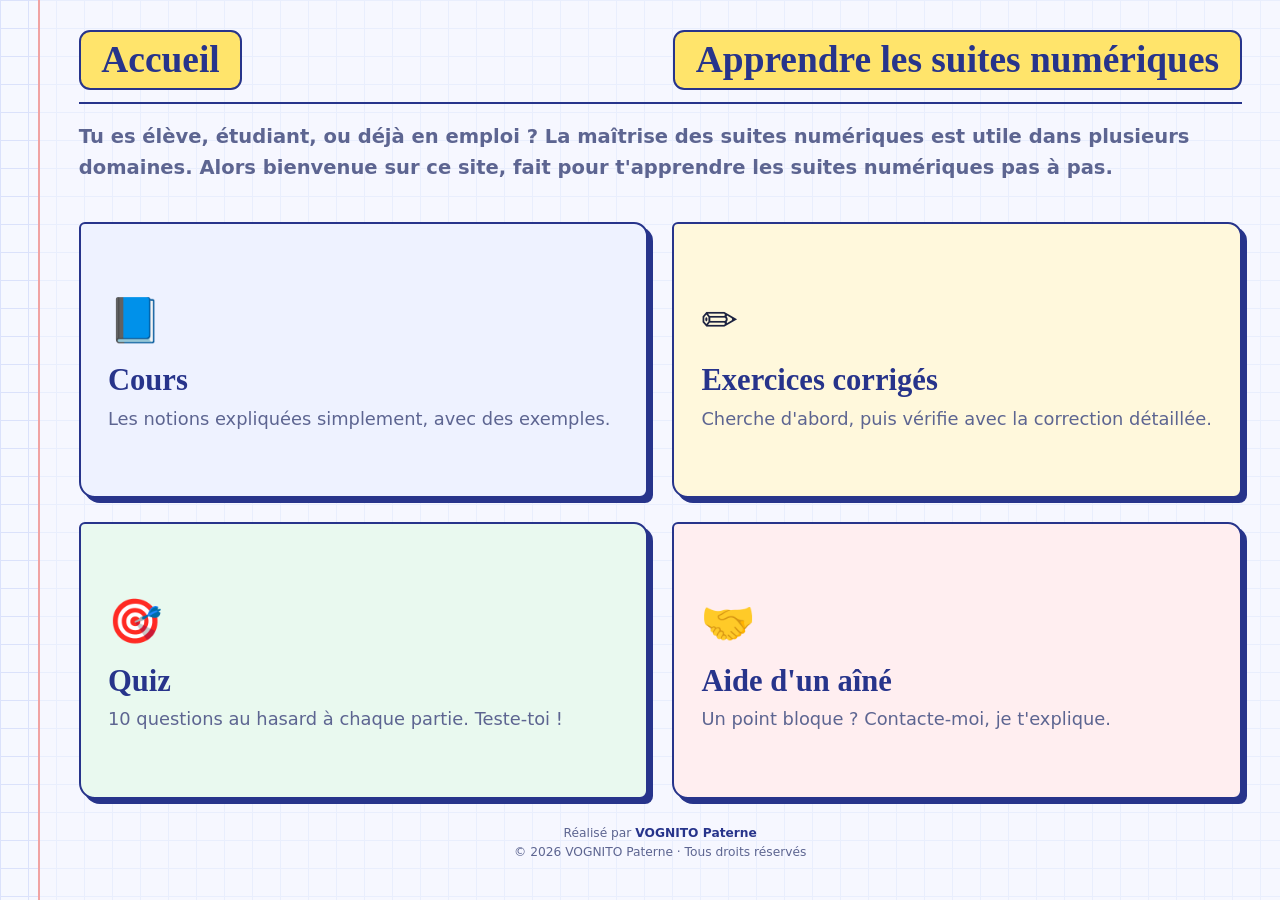
<file: index.html>
<!doctype html>
<html lang="fr">
<head>
<meta charset="utf-8">
<meta name="viewport" content="width=device-width, initial-scale=1">
<title>Apprendre les suites numériques</title>
<link rel="stylesheet" href="style.css">
<link rel="manifest" href="manifest.webmanifest">
<meta name="theme-color" content="#27348b">
<link rel="icon" href="icon-192.png">
<link rel="apple-touch-icon" href="icon-192.png">
<meta name="apple-mobile-web-app-capable" content="yes">
</head>
<body>
<main class="page">
<header class="hero">
  <div class="her">
    <h1>Accueil</h1>
    <h1>Apprendre les suites numériques</h1>
  </div>
  <h3 class="lead">Tu es élève, étudiant, ou déjà en emploi ? La maîtrise des suites numériques est utile dans plusieurs domaines. Alors <b>bienvenue</b> sur ce site, fait pour t'apprendre les suites numériques pas à pas.</h3>
</header>
<nav class="grid fill">
  <a class="card c-cours" href="cours.html"><span class="ico">📘</span><h2>Cours</h2><p>Les notions expliquées simplement, avec des exemples.</p></a>
  <a class="card c-exos" href="exercices.html"><span class="ico">✏️</span><h2>Exercices corrigés</h2><p>Cherche d'abord, puis vérifie avec la correction détaillée.</p></a>
  <a class="card c-quiz" href="quiz.html"><span class="ico">🎯</span><h2>Quiz</h2><p>10 questions au hasard à chaque partie. Teste-toi !</p></a>
  <a class="card c-aide" href="aide.html"><span class="ico">🤝</span><h2>Aide d'un aîné</h2><p>Un point bloque ? Contacte-moi, je t'explique.</p></a>
</nav>
<footer class="pied"><p>Réalisé par <b>VOGNITO Paterne</b></p><p>© 2026 VOGNITO Paterne · Tous droits réservés</p></footer>
</main>
<script src="pwa.js"></script>
</body>
</html>
</file>
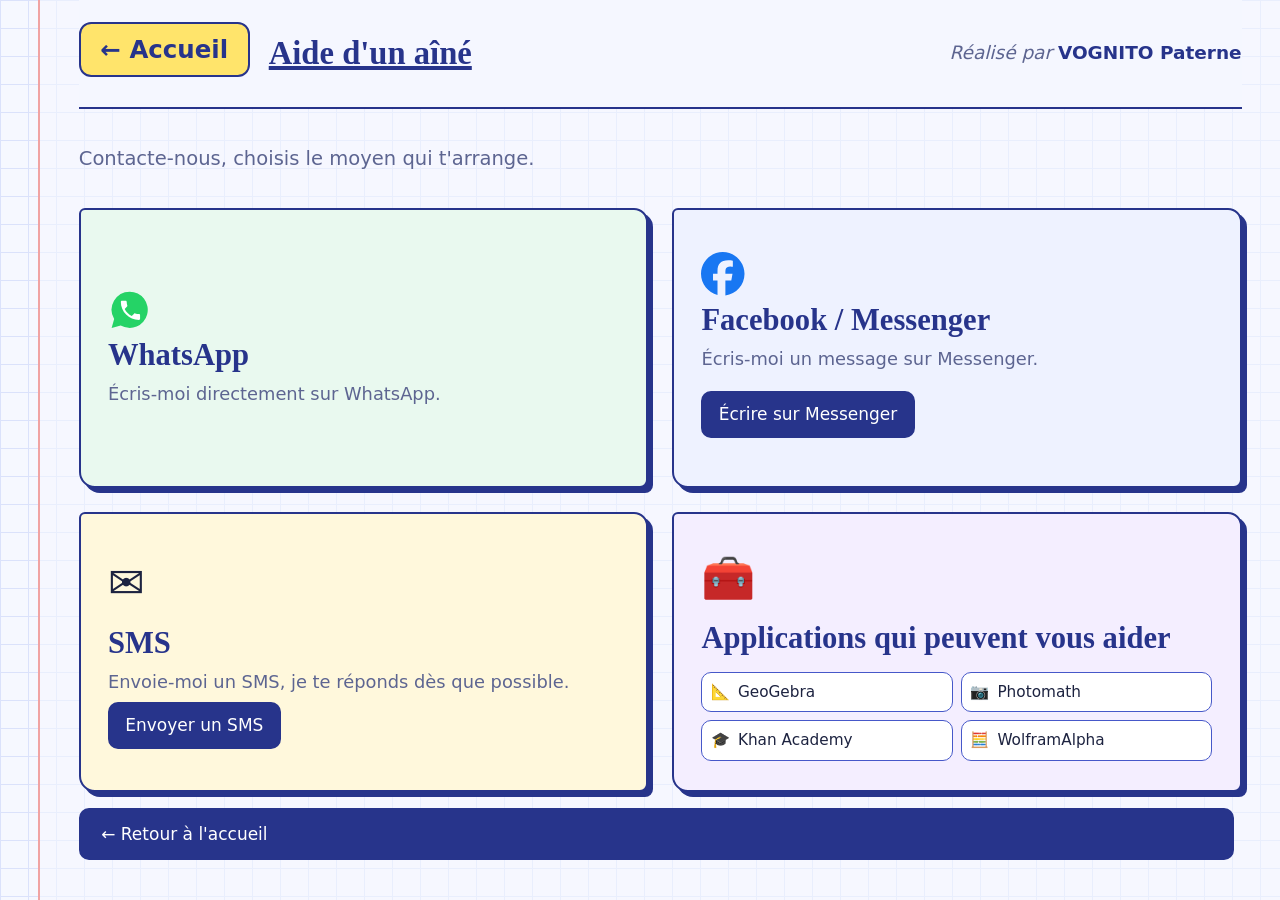
<file: aide.html>
<!doctype html>
<html lang="fr">
<head>
<meta charset="utf-8">
<meta name="viewport" content="width=device-width, initial-scale=1">
<title>Aide d'un aîné – Suites numériques</title>
<link rel="stylesheet" href="style.css">
<link rel="manifest" href="manifest.webmanifest">
<meta name="theme-color" content="#27348b">
<link rel="icon" href="icon-192.png">
<link rel="apple-touch-icon" href="icon-192.png">
<meta name="apple-mobile-web-app-capable" content="yes">
</head>
<body>
<main class="page">
<header class="topbar"><a class="back" href="index.html">← Accueil</a><h1>Aide d'un aîné</h1><span class="auteur">Réalisé par <b>VOGNITO Paterne</b></span></header>
<p class="lead">Contacte-nous, choisis le moyen qui t'arrange.</p>
<!-- Contacts : numéro WhatsApp = wa.me/2290192625527 ; Facebook = identifiant du profil dans les liens -->
<div class="grid fill">
  <a class="card c-wa" href="https://wa.me/2290192625527" target="_blank" rel="noopener"><span class="ico"><svg viewBox="0 0 24 24" role="img" aria-label="WhatsApp"><path fill="#25D366" d="M12 2a10 10 0 0 0-8.6 15.1L2 22l5-1.3A10 10 0 1 0 12 2z"/><path fill="#fff" transform="translate(5.3 5.2) scale(.59)" d="M6.62 10.79c1.44 2.83 3.76 5.14 6.59 6.59l2.2-2.2c.27-.27.67-.36 1.02-.24 1.12.37 2.33.57 3.57.57.55 0 1 .45 1 1V20c0 .55-.45 1-1 1-9.39 0-17-7.61-17-17 0-.55.45-1 1-1h3.5c.55 0 1 .45 1 1 0 1.25.2 2.45.57 3.57.11.35.03.74-.25 1.02l-2.2 2.2z"/></svg></span><h2>WhatsApp</h2><p>Écris-moi directement sur WhatsApp.</p></a>
  <div class="card c-fb"><span class="ico"><svg viewBox="0 0 24 24" role="img" aria-label="Facebook"><path fill="#1877F2" d="M9.101 23.691v-7.98H6.627v-3.667h2.474v-1.58c0-4.085 1.848-5.978 5.858-5.978.401 0 .955.042 1.468.103a8.68 8.68 0 0 1 1.141.195v3.325a8.623 8.623 0 0 0-.653-.036 26.805 26.805 0 0 0-.733-.009c-.707 0-1.259.096-1.675.309a1.686 1.686 0 0 0-.679.622c-.258.42-.374.995-.374 1.752v1.297h3.919l-.386 2.103-.287 1.564h-3.246v8.245C19.396 23.238 24 18.179 24 12.044c0-6.627-5.373-12-12-12s-12 5.373-12 12c0 5.628 3.874 10.35 9.101 11.647Z"/></svg></span><h2>Facebook / Messenger</h2><p>Écris-moi un message sur Messenger.</p>
    <div class="row" style="margin-top:12px"><a class="btn sm" href="https://m.me/61579025156272" target="_blank" rel="noopener">Écrire sur Messenger</a></div></div>
  <div class="card c-tel"><span class="ico">✉️</span><h2>SMS</h2><p>Envoie-moi un SMS, je te réponds dès que possible.</p>
    <div class="row">
    <a class="btn sm" href="sms:+2290192625527?body=Bonjour%2C%20j%27ai%20besoin%20d%27aide%20sur%20les%20suites%20num%C3%A9riques.">Envoyer un SMS</a></div></div>
  <div class="card c-app"><span class="ico">🧰</span><h2>Applications qui peuvent vous aider</h2>
    <div class="apps">
      <a href="https://www.geogebra.org" target="_blank" rel="noopener"><span>📐</span>GeoGebra</a>
      <a href="https://photomath.com" target="_blank" rel="noopener"><span>📷</span>Photomath</a>
      <a href="https://fr.khanacademy.org" target="_blank" rel="noopener"><span>🎓</span>Khan Academy</a>
      <a href="https://www.wolframalpha.com" target="_blank" rel="noopener"><span>🧮</span>WolframAlpha</a>
    </div></div>
</div>
<a class="btn" href="index.html">← Retour à l'accueil</a>
</main>
<script src="pwa.js"></script>
</body>
</html>
</file>
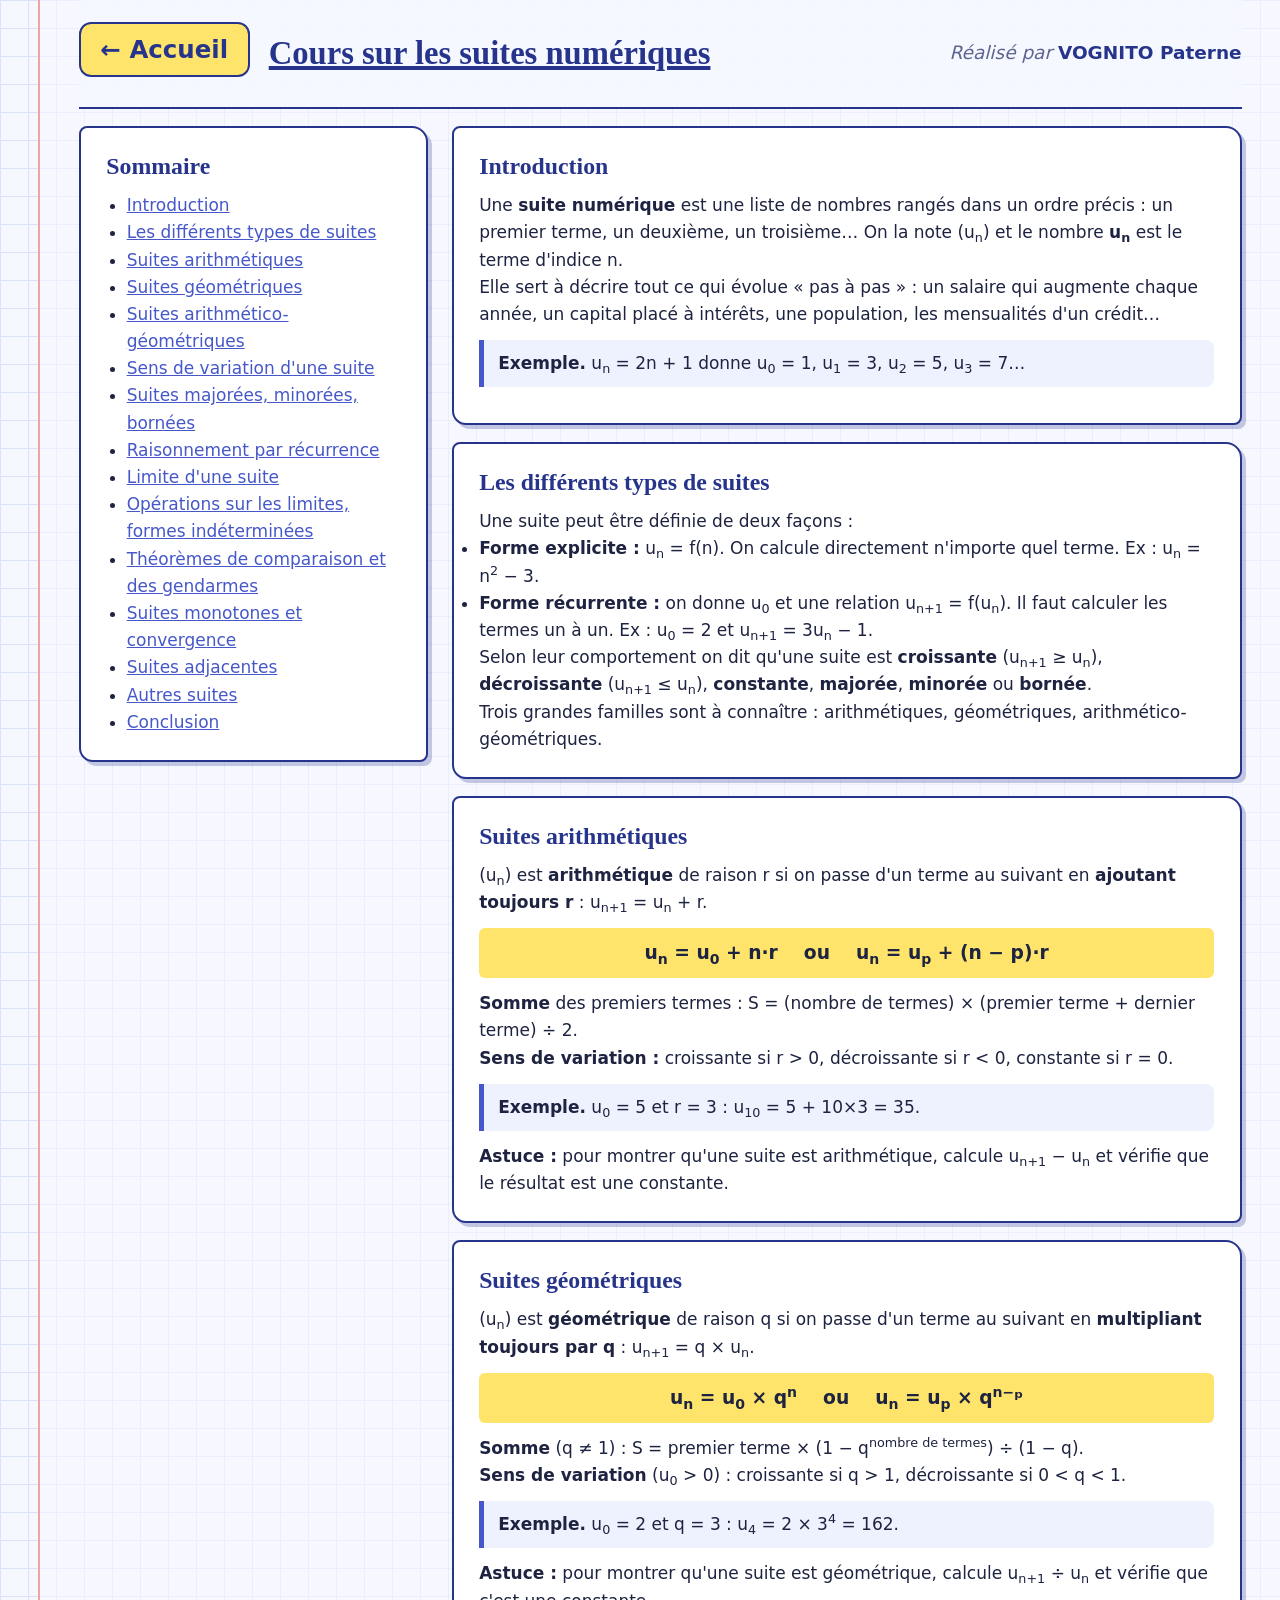
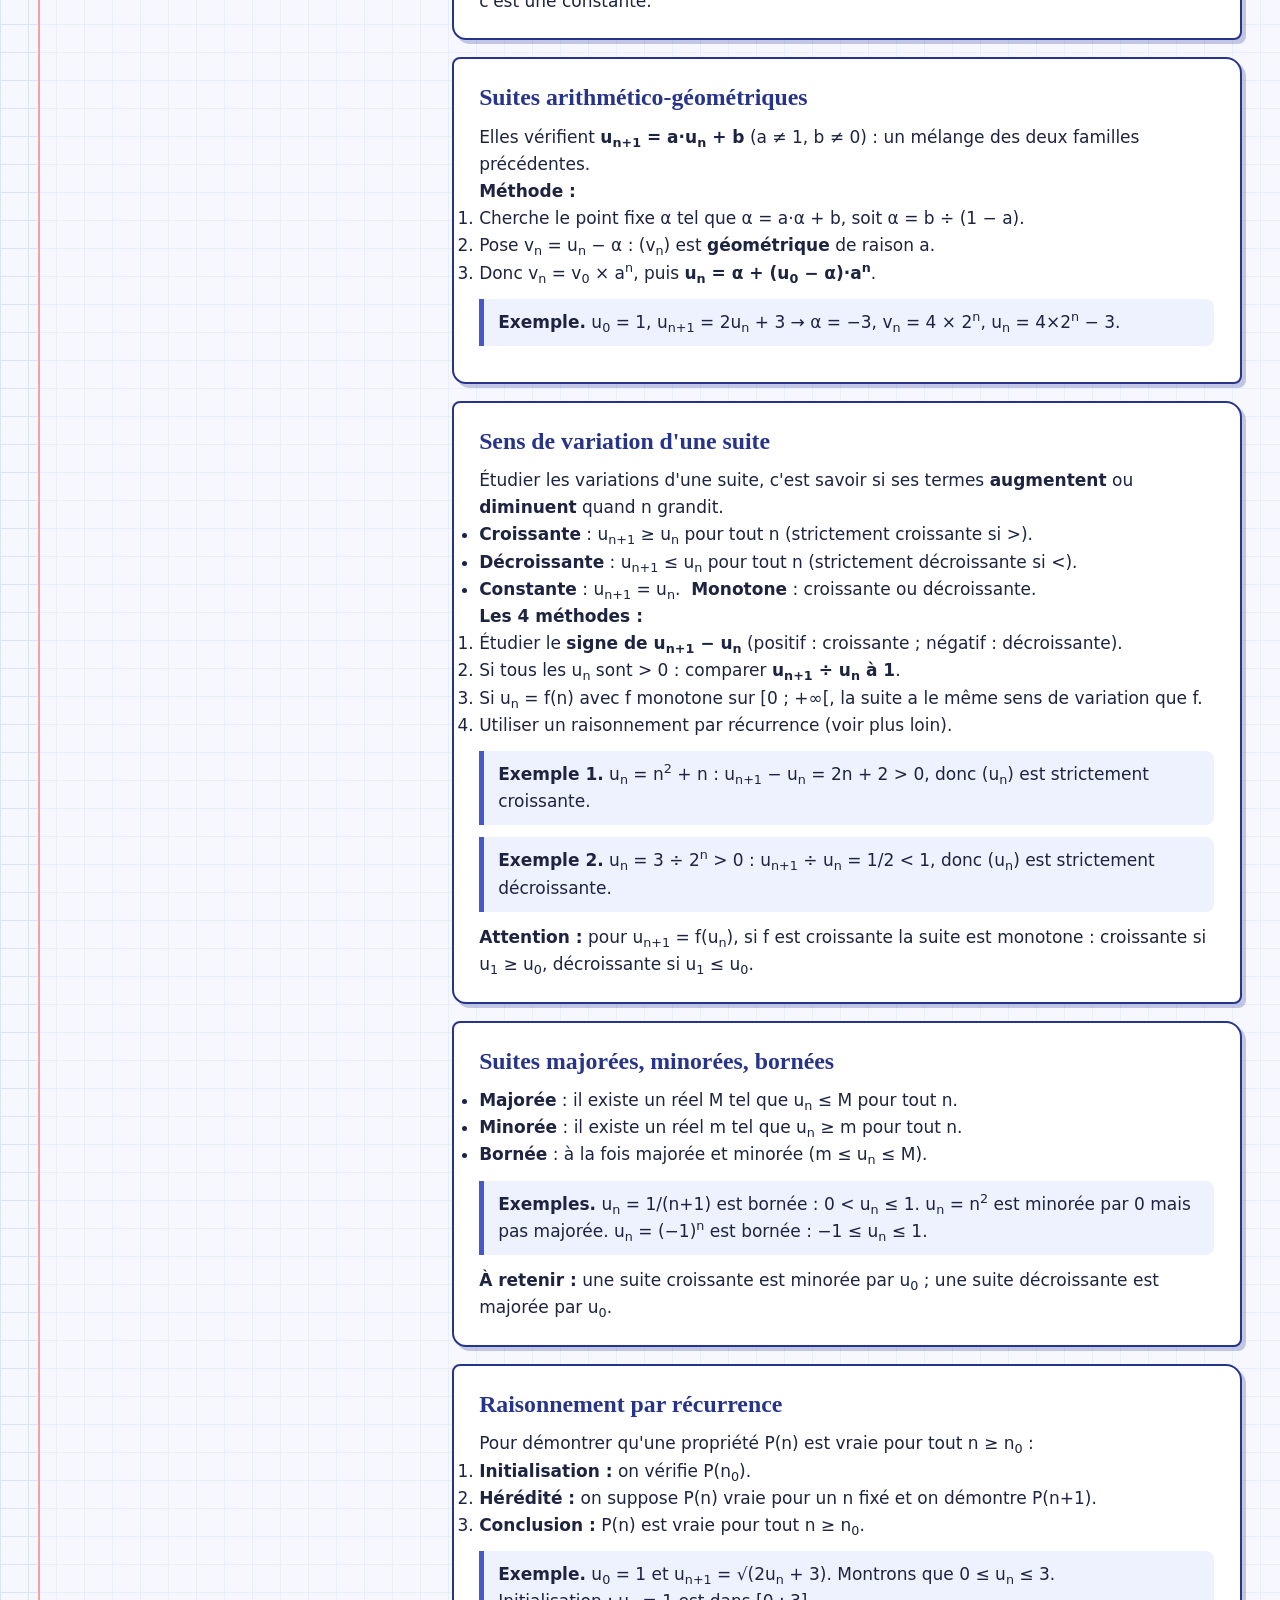
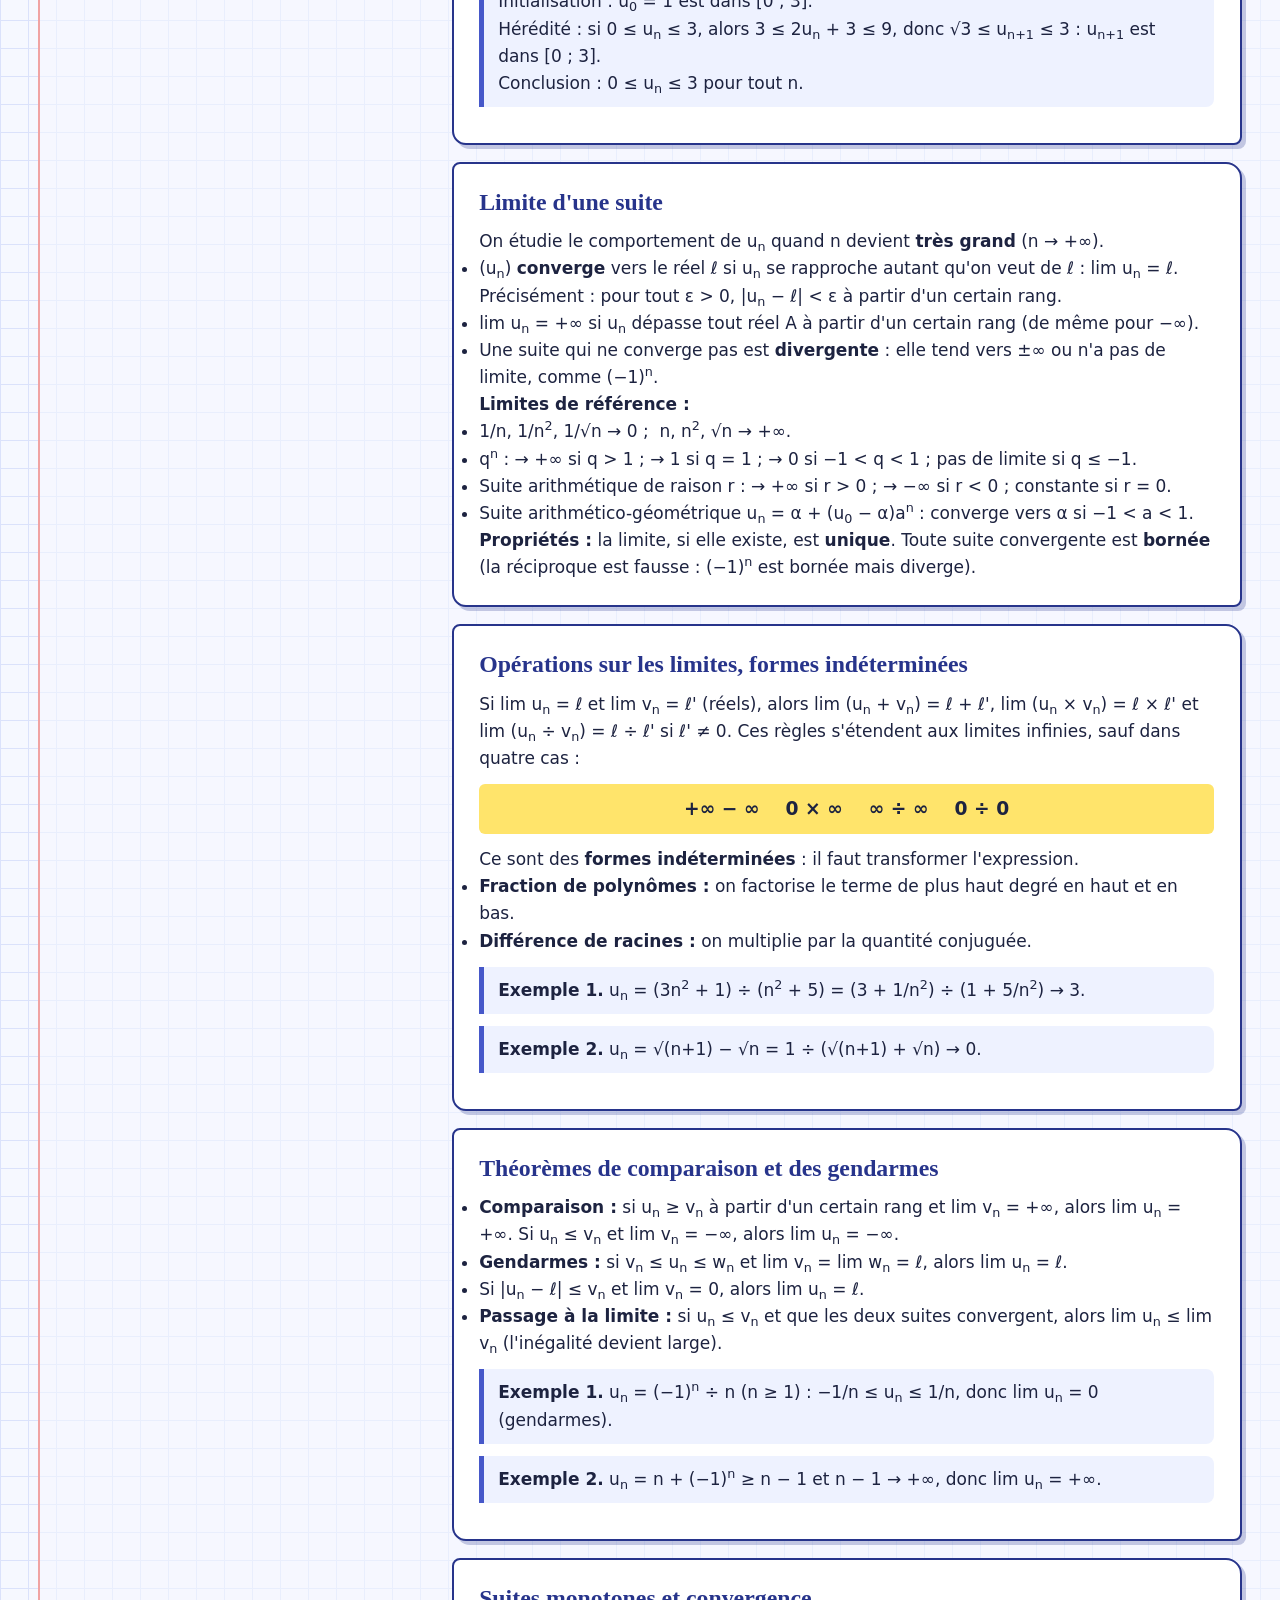
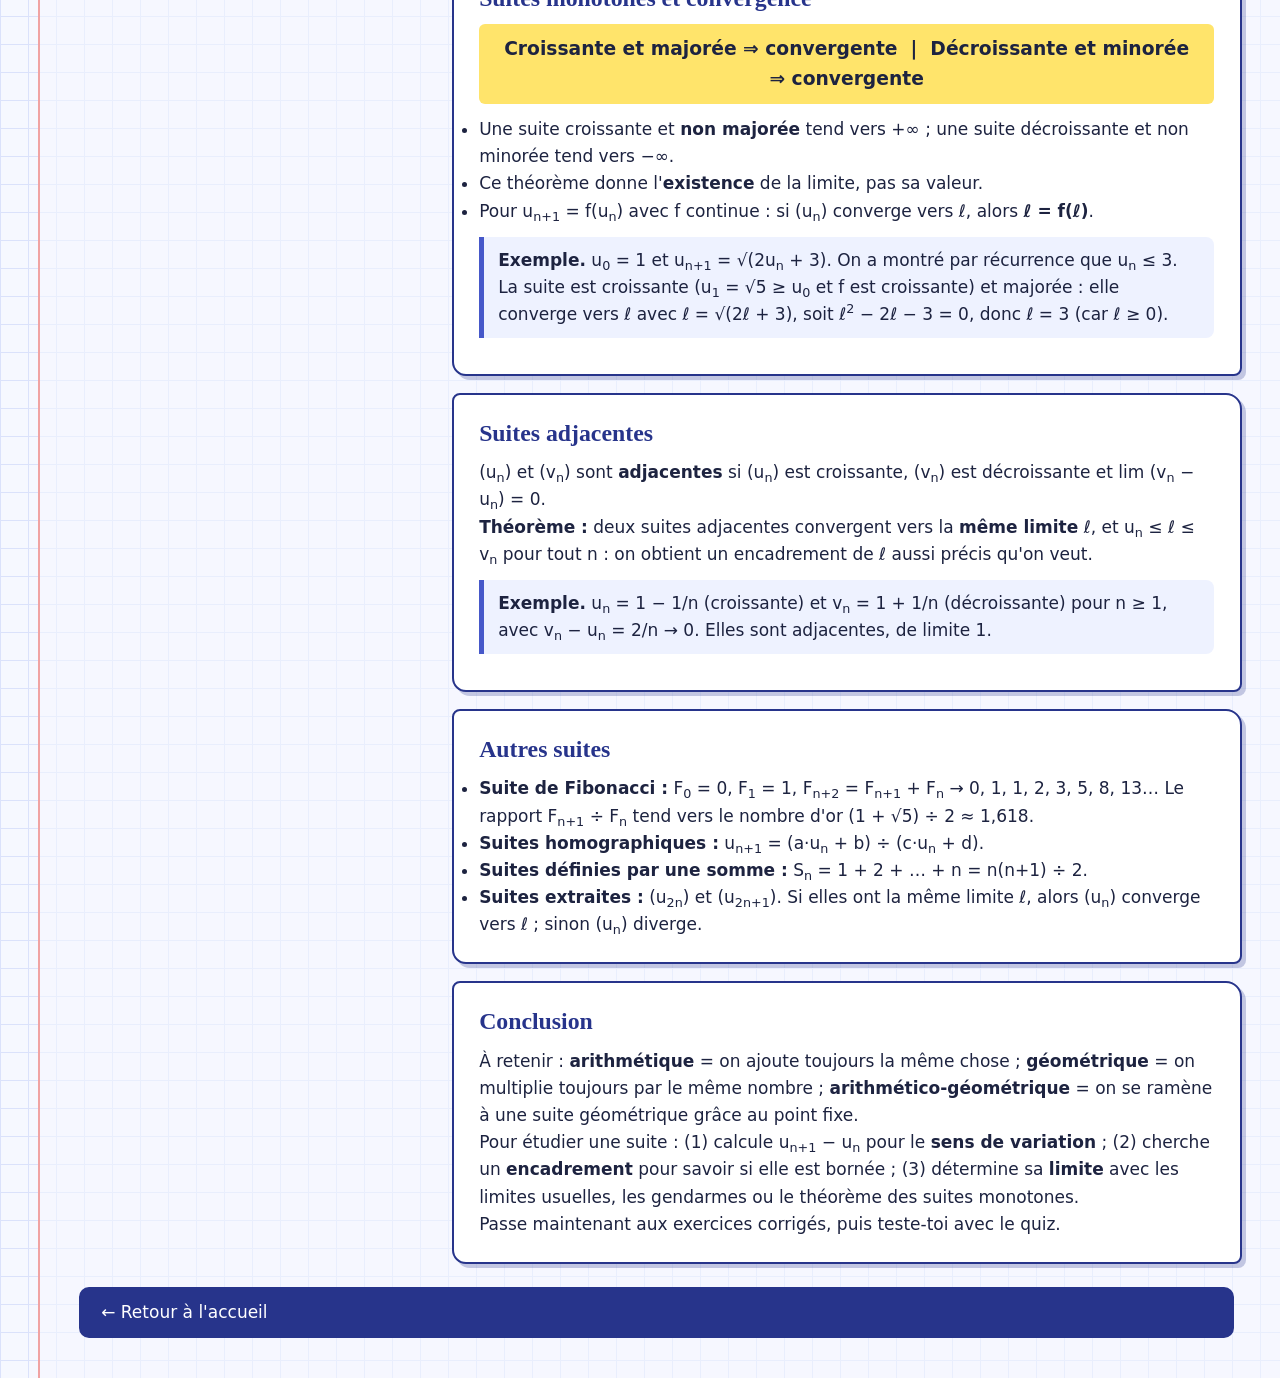
<file: cours.html>
<!doctype html>
<html lang="fr">
<head>
<meta charset="utf-8">
<meta name="viewport" content="width=device-width, initial-scale=1">
<title>Cours – Suites numériques</title>
<link rel="stylesheet" href="style.css">
<link rel="manifest" href="manifest.webmanifest">
<meta name="theme-color" content="#27348b">
<link rel="icon" href="icon-192.png">
<link rel="apple-touch-icon" href="icon-192.png">
<meta name="apple-mobile-web-app-capable" content="yes">
</head>
<body>
<main class="page">
<header class="topbar"><a class="back" href="index.html">← Accueil</a><h1>Cours sur les suites numériques</h1><span class="auteur">Réalisé par <b>VOGNITO Paterne</b></span></header>
<div class="coursgrid">
<aside><section class="box sommaire"><h2>Sommaire</h2><ul><li><a href="#s1">Introduction</a></li><li><a href="#s2">Les différents types de suites</a></li><li><a href="#s3">Suites arithmétiques</a></li><li><a href="#s4">Suites géométriques</a></li><li><a href="#s5">Suites arithmético-géométriques</a></li><li><a href="#s6">Sens de variation d'une suite</a></li><li><a href="#s7">Suites majorées, minorées, bornées</a></li><li><a href="#s8">Raisonnement par récurrence</a></li><li><a href="#s9">Limite d'une suite</a></li><li><a href="#s10">Opérations sur les limites, formes indéterminées</a></li><li><a href="#s11">Théorèmes de comparaison et des gendarmes</a></li><li><a href="#s12">Suites monotones et convergence</a></li><li><a href="#s13">Suites adjacentes</a></li><li><a href="#s14">Autres suites</a></li><li><a href="#s15">Conclusion</a></li></ul></section></aside>
<div>
<section class="box cours" id="s1"><h2>Introduction</h2><p>Une <b>suite numérique</b> est une liste de nombres rangés dans un ordre précis : un premier terme, un deuxième, un troisième… On la note (u<sub>n</sub>) et le nombre <b>u<sub>n</sub></b> est le terme d'indice n.</p>
<p>Elle sert à décrire tout ce qui évolue « pas à pas » : un salaire qui augmente chaque année, un capital placé à intérêts, une population, les mensualités d'un crédit…</p>
<div class='ex'><b>Exemple.</b> u<sub>n</sub> = 2n + 1 donne u<sub>0</sub> = 1, u<sub>1</sub> = 3, u<sub>2</sub> = 5, u<sub>3</sub> = 7…</div></section>
<section class="box cours" id="s2"><h2>Les différents types de suites</h2><p>Une suite peut être définie de deux façons :</p>
<ul><li><b>Forme explicite :</b> u<sub>n</sub> = f(n). On calcule directement n'importe quel terme. Ex : u<sub>n</sub> = n<sup>2</sup> − 3.</li>
<li><b>Forme récurrente :</b> on donne u<sub>0</sub> et une relation u<sub>n+1</sub> = f(u<sub>n</sub>). Il faut calculer les termes un à un. Ex : u<sub>0</sub> = 2 et u<sub>n+1</sub> = 3u<sub>n</sub> − 1.</li></ul>
<p>Selon leur comportement on dit qu'une suite est <b>croissante</b> (u<sub>n+1</sub> ≥ u<sub>n</sub>), <b>décroissante</b> (u<sub>n+1</sub> ≤ u<sub>n</sub>), <b>constante</b>, <b>majorée</b>, <b>minorée</b> ou <b>bornée</b>.</p>
<p>Trois grandes familles sont à connaître : arithmétiques, géométriques, arithmético-géométriques.</p></section>
<section class="box cours" id="s3"><h2>Suites arithmétiques</h2><p>(u<sub>n</sub>) est <b>arithmétique</b> de raison r si on passe d'un terme au suivant en <b>ajoutant toujours r</b> : u<sub>n+1</sub> = u<sub>n</sub> + r.</p>
<div class='f'>u<sub>n</sub> = u<sub>0</sub> + n·r &nbsp;&nbsp; ou &nbsp;&nbsp; u<sub>n</sub> = u<sub>p</sub> + (n − p)·r</div>
<p><b>Somme</b> des premiers termes : S = (nombre de termes) × (premier terme + dernier terme) ÷ 2.</p>
<p><b>Sens de variation :</b> croissante si r &gt; 0, décroissante si r &lt; 0, constante si r = 0.</p>
<div class='ex'><b>Exemple.</b> u<sub>0</sub> = 5 et r = 3 : u<sub>10</sub> = 5 + 10×3 = 35.</div>
<p><b>Astuce :</b> pour montrer qu'une suite est arithmétique, calcule u<sub>n+1</sub> − u<sub>n</sub> et vérifie que le résultat est une constante.</p></section>
<section class="box cours" id="s4"><h2>Suites géométriques</h2><p>(u<sub>n</sub>) est <b>géométrique</b> de raison q si on passe d'un terme au suivant en <b>multipliant toujours par q</b> : u<sub>n+1</sub> = q × u<sub>n</sub>.</p>
<div class='f'>u<sub>n</sub> = u<sub>0</sub> × q<sup>n</sup> &nbsp;&nbsp; ou &nbsp;&nbsp; u<sub>n</sub> = u<sub>p</sub> × q<sup>n−</sup>ᵖ</div>
<p><b>Somme</b> (q ≠ 1) : S = premier terme × (1 − q<sup>nombre de termes</sup>) ÷ (1 − q).</p>
<p><b>Sens de variation</b> (u<sub>0</sub> &gt; 0) : croissante si q &gt; 1, décroissante si 0 &lt; q &lt; 1.</p>
<div class='ex'><b>Exemple.</b> u<sub>0</sub> = 2 et q = 3 : u<sub>4</sub> = 2 × 3<sup>4</sup> = 162.</div>
<p><b>Astuce :</b> pour montrer qu'une suite est géométrique, calcule u<sub>n+1</sub> ÷ u<sub>n</sub> et vérifie que c'est une constante.</p></section>
<section class="box cours" id="s5"><h2>Suites arithmético-géométriques</h2><p>Elles vérifient <b>u<sub>n+1</sub> = a·u<sub>n</sub> + b</b> (a ≠ 1, b ≠ 0) : un mélange des deux familles précédentes.</p>
<p><b>Méthode :</b></p>
<ol><li>Cherche le point fixe α tel que α = a·α + b, soit α = b ÷ (1 − a).</li>
<li>Pose v<sub>n</sub> = u<sub>n</sub> − α : (v<sub>n</sub>) est <b>géométrique</b> de raison a.</li>
<li>Donc v<sub>n</sub> = v<sub>0</sub> × a<sup>n</sup>, puis <b>u<sub>n</sub> = α + (u<sub>0</sub> − α)·a<sup>n</sup></b>.</li></ol>
<div class='ex'><b>Exemple.</b> u<sub>0</sub> = 1, u<sub>n+1</sub> = 2u<sub>n</sub> + 3 → α = −3, v<sub>n</sub> = 4 × 2<sup>n</sup>, u<sub>n</sub> = 4×2<sup>n</sup> − 3.</div></section>
<section class="box cours" id="s6"><h2>Sens de variation d'une suite</h2><p>Étudier les variations d'une suite, c'est savoir si ses termes <b>augmentent</b> ou <b>diminuent</b> quand n grandit.</p>
<ul><li><b>Croissante</b> : u<sub>n+1</sub> ≥ u<sub>n</sub> pour tout n (strictement croissante si &gt;).</li>
<li><b>Décroissante</b> : u<sub>n+1</sub> ≤ u<sub>n</sub> pour tout n (strictement décroissante si &lt;).</li>
<li><b>Constante</b> : u<sub>n+1</sub> = u<sub>n</sub>. &nbsp;<b>Monotone</b> : croissante ou décroissante.</li></ul>
<p><b>Les 4 méthodes :</b></p>
<ol><li>Étudier le <b>signe de u<sub>n+1</sub> − u<sub>n</sub></b> (positif : croissante ; négatif : décroissante).</li>
<li>Si tous les u<sub>n</sub> sont &gt; 0 : comparer <b>u<sub>n+1</sub> ÷ u<sub>n</sub> à 1</b>.</li>
<li>Si u<sub>n</sub> = f(n) avec f monotone sur [0 ; +∞[, la suite a le même sens de variation que f.</li>
<li>Utiliser un raisonnement par récurrence (voir plus loin).</li></ol>
<div class='ex'><b>Exemple 1.</b> u<sub>n</sub> = n<sup>2</sup> + n : u<sub>n+1</sub> − u<sub>n</sub> = 2n + 2 &gt; 0, donc (u<sub>n</sub>) est strictement croissante.</div>
<div class='ex'><b>Exemple 2.</b> u<sub>n</sub> = 3 ÷ 2<sup>n</sup> &gt; 0 : u<sub>n+1</sub> ÷ u<sub>n</sub> = 1/2 &lt; 1, donc (u<sub>n</sub>) est strictement décroissante.</div>
<p><b>Attention :</b> pour u<sub>n+1</sub> = f(u<sub>n</sub>), si f est croissante la suite est monotone : croissante si u<sub>1</sub> ≥ u<sub>0</sub>, décroissante si u<sub>1</sub> ≤ u<sub>0</sub>.</p></section>
<section class="box cours" id="s7"><h2>Suites majorées, minorées, bornées</h2><ul><li><b>Majorée</b> : il existe un réel M tel que u<sub>n</sub> ≤ M pour tout n.</li>
<li><b>Minorée</b> : il existe un réel m tel que u<sub>n</sub> ≥ m pour tout n.</li>
<li><b>Bornée</b> : à la fois majorée et minorée (m ≤ u<sub>n</sub> ≤ M).</li></ul>
<div class='ex'><b>Exemples.</b> u<sub>n</sub> = 1/(n+1) est bornée : 0 &lt; u<sub>n</sub> ≤ 1. u<sub>n</sub> = n<sup>2</sup> est minorée par 0 mais pas majorée. u<sub>n</sub> = (−1)<sup>n</sup> est bornée : −1 ≤ u<sub>n</sub> ≤ 1.</div>
<p><b>À retenir :</b> une suite croissante est minorée par u<sub>0</sub> ; une suite décroissante est majorée par u<sub>0</sub>.</p></section>
<section class="box cours" id="s8"><h2>Raisonnement par récurrence</h2><p>Pour démontrer qu'une propriété P(n) est vraie pour tout n ≥ n<sub>0</sub> :</p>
<ol><li><b>Initialisation :</b> on vérifie P(n<sub>0</sub>).</li><li><b>Hérédité :</b> on suppose P(n) vraie pour un n fixé et on démontre P(n+1).</li><li><b>Conclusion :</b> P(n) est vraie pour tout n ≥ n<sub>0</sub>.</li></ol>
<div class='ex'><b>Exemple.</b> u<sub>0</sub> = 1 et u<sub>n+1</sub> = √(2u<sub>n</sub> + 3). Montrons que 0 ≤ u<sub>n</sub> ≤ 3.<br>Initialisation : u<sub>0</sub> = 1 est dans [0 ; 3].<br>Hérédité : si 0 ≤ u<sub>n</sub> ≤ 3, alors 3 ≤ 2u<sub>n</sub> + 3 ≤ 9, donc √3 ≤ u<sub>n+1</sub> ≤ 3 : u<sub>n+1</sub> est dans [0 ; 3].<br>Conclusion : 0 ≤ u<sub>n</sub> ≤ 3 pour tout n.</div></section>
<section class="box cours" id="s9"><h2>Limite d'une suite</h2><p>On étudie le comportement de u<sub>n</sub> quand n devient <b>très grand</b> (n → +∞).</p>
<ul><li>(u<sub>n</sub>) <b>converge</b> vers le réel ℓ si u<sub>n</sub> se rapproche autant qu'on veut de ℓ : lim u<sub>n</sub> = ℓ. Précisément : pour tout ε &gt; 0, |u<sub>n</sub> − ℓ| &lt; ε à partir d'un certain rang.</li>
<li>lim u<sub>n</sub> = +∞ si u<sub>n</sub> dépasse tout réel A à partir d'un certain rang (de même pour −∞).</li>
<li>Une suite qui ne converge pas est <b>divergente</b> : elle tend vers ±∞ ou n'a pas de limite, comme (−1)<sup>n</sup>.</li></ul>
<p><b>Limites de référence :</b></p>
<ul><li>1/n, 1/n<sup>2</sup>, 1/√n → 0 ; &nbsp;n, n<sup>2</sup>, √n → +∞.</li>
<li>q<sup>n</sup> : → +∞ si q &gt; 1 ; → 1 si q = 1 ; → 0 si −1 &lt; q &lt; 1 ; pas de limite si q ≤ −1.</li>
<li>Suite arithmétique de raison r : → +∞ si r &gt; 0 ; → −∞ si r &lt; 0 ; constante si r = 0.</li>
<li>Suite arithmético-géométrique u<sub>n</sub> = α + (u<sub>0</sub> − α)a<sup>n</sup> : converge vers α si −1 &lt; a &lt; 1.</li></ul>
<p><b>Propriétés :</b> la limite, si elle existe, est <b>unique</b>. Toute suite convergente est <b>bornée</b> (la réciproque est fausse : (−1)<sup>n</sup> est bornée mais diverge).</p></section>
<section class="box cours" id="s10"><h2>Opérations sur les limites, formes indéterminées</h2><p>Si lim u<sub>n</sub> = ℓ et lim v<sub>n</sub> = ℓ' (réels), alors lim (u<sub>n</sub> + v<sub>n</sub>) = ℓ + ℓ', lim (u<sub>n</sub> × v<sub>n</sub>) = ℓ × ℓ' et lim (u<sub>n</sub> ÷ v<sub>n</sub>) = ℓ ÷ ℓ' si ℓ' ≠ 0. Ces règles s'étendent aux limites infinies, sauf dans quatre cas :</p>
<div class='f'>+∞ − ∞ &nbsp;&nbsp; 0 × ∞ &nbsp;&nbsp; ∞ ÷ ∞ &nbsp;&nbsp; 0 ÷ 0</div>
<p>Ce sont des <b>formes indéterminées</b> : il faut transformer l'expression.</p>
<ul><li><b>Fraction de polynômes :</b> on factorise le terme de plus haut degré en haut et en bas.</li>
<li><b>Différence de racines :</b> on multiplie par la quantité conjuguée.</li></ul>
<div class='ex'><b>Exemple 1.</b> u<sub>n</sub> = (3n<sup>2</sup> + 1) ÷ (n<sup>2</sup> + 5) = (3 + 1/n<sup>2</sup>) ÷ (1 + 5/n<sup>2</sup>) → 3.</div>
<div class='ex'><b>Exemple 2.</b> u<sub>n</sub> = √(n+1) − √n = 1 ÷ (√(n+1) + √n) → 0.</div></section>
<section class="box cours" id="s11"><h2>Théorèmes de comparaison et des gendarmes</h2><ul><li><b>Comparaison :</b> si u<sub>n</sub> ≥ v<sub>n</sub> à partir d'un certain rang et lim v<sub>n</sub> = +∞, alors lim u<sub>n</sub> = +∞. Si u<sub>n</sub> ≤ v<sub>n</sub> et lim v<sub>n</sub> = −∞, alors lim u<sub>n</sub> = −∞.</li>
<li><b>Gendarmes :</b> si v<sub>n</sub> ≤ u<sub>n</sub> ≤ w<sub>n</sub> et lim v<sub>n</sub> = lim w<sub>n</sub> = ℓ, alors lim u<sub>n</sub> = ℓ.</li>
<li>Si |u<sub>n</sub> − ℓ| ≤ v<sub>n</sub> et lim v<sub>n</sub> = 0, alors lim u<sub>n</sub> = ℓ.</li>
<li><b>Passage à la limite :</b> si u<sub>n</sub> ≤ v<sub>n</sub> et que les deux suites convergent, alors lim u<sub>n</sub> ≤ lim v<sub>n</sub> (l'inégalité devient large).</li></ul>
<div class='ex'><b>Exemple 1.</b> u<sub>n</sub> = (−1)<sup>n</sup> ÷ n (n ≥ 1) : −1/n ≤ u<sub>n</sub> ≤ 1/n, donc lim u<sub>n</sub> = 0 (gendarmes).</div>
<div class='ex'><b>Exemple 2.</b> u<sub>n</sub> = n + (−1)<sup>n</sup> ≥ n − 1 et n − 1 → +∞, donc lim u<sub>n</sub> = +∞.</div></section>
<section class="box cours" id="s12"><h2>Suites monotones et convergence</h2><div class='f'>Croissante et majorée ⇒ convergente &nbsp;|&nbsp; Décroissante et minorée ⇒ convergente</div>
<ul><li>Une suite croissante et <b>non majorée</b> tend vers +∞ ; une suite décroissante et non minorée tend vers −∞.</li>
<li>Ce théorème donne l'<b>existence</b> de la limite, pas sa valeur.</li>
<li>Pour u<sub>n+1</sub> = f(u<sub>n</sub>) avec f continue : si (u<sub>n</sub>) converge vers ℓ, alors <b>ℓ = f(ℓ)</b>.</li></ul>
<div class='ex'><b>Exemple.</b> u<sub>0</sub> = 1 et u<sub>n+1</sub> = √(2u<sub>n</sub> + 3). On a montré par récurrence que u<sub>n</sub> ≤ 3. La suite est croissante (u<sub>1</sub> = √5 ≥ u<sub>0</sub> et f est croissante) et majorée : elle converge vers ℓ avec ℓ = √(2ℓ + 3), soit ℓ<sup>2</sup> − 2ℓ − 3 = 0, donc ℓ = 3 (car ℓ ≥ 0).</div></section>
<section class="box cours" id="s13"><h2>Suites adjacentes</h2><p>(u<sub>n</sub>) et (v<sub>n</sub>) sont <b>adjacentes</b> si (u<sub>n</sub>) est croissante, (v<sub>n</sub>) est décroissante et lim (v<sub>n</sub> − u<sub>n</sub>) = 0.</p>
<p><b>Théorème :</b> deux suites adjacentes convergent vers la <b>même limite</b> ℓ, et u<sub>n</sub> ≤ ℓ ≤ v<sub>n</sub> pour tout n : on obtient un encadrement de ℓ aussi précis qu'on veut.</p>
<div class='ex'><b>Exemple.</b> u<sub>n</sub> = 1 − 1/n (croissante) et v<sub>n</sub> = 1 + 1/n (décroissante) pour n ≥ 1, avec v<sub>n</sub> − u<sub>n</sub> = 2/n → 0. Elles sont adjacentes, de limite 1.</div></section>
<section class="box cours" id="s14"><h2>Autres suites</h2><ul><li><b>Suite de Fibonacci :</b> F<sub>0</sub> = 0, F<sub>1</sub> = 1, F<sub>n+2</sub> = F<sub>n+1</sub> + F<sub>n</sub> → 0, 1, 1, 2, 3, 5, 8, 13… Le rapport F<sub>n+1</sub> ÷ F<sub>n</sub> tend vers le nombre d'or (1 + √5) ÷ 2 ≈ 1,618.</li>
<li><b>Suites homographiques :</b> u<sub>n+1</sub> = (a·u<sub>n</sub> + b) ÷ (c·u<sub>n</sub> + d).</li>
<li><b>Suites définies par une somme :</b> S<sub>n</sub> = 1 + 2 + … + n = n(n+1) ÷ 2.</li>
<li><b>Suites extraites :</b> (u<sub>2n</sub>) et (u<sub>2n+1</sub>). Si elles ont la même limite ℓ, alors (u<sub>n</sub>) converge vers ℓ ; sinon (u<sub>n</sub>) diverge.</li></ul></section>
<section class="box cours" id="s15"><h2>Conclusion</h2><p>À retenir : <b>arithmétique</b> = on ajoute toujours la même chose ; <b>géométrique</b> = on multiplie toujours par le même nombre ; <b>arithmético-géométrique</b> = on se ramène à une suite géométrique grâce au point fixe.</p>
<p>Pour étudier une suite : (1) calcule u<sub>n+1</sub> − u<sub>n</sub> pour le <b>sens de variation</b> ; (2) cherche un <b>encadrement</b> pour savoir si elle est bornée ; (3) détermine sa <b>limite</b> avec les limites usuelles, les gendarmes ou le théorème des suites monotones.</p>
<p>Passe maintenant aux exercices corrigés, puis teste-toi avec le quiz.</p></section>
</div>
</div>
<a class="btn" href="index.html">← Retour à l'accueil</a>
</main>
<script src="pwa.js"></script>
</body>
</html>
</file>
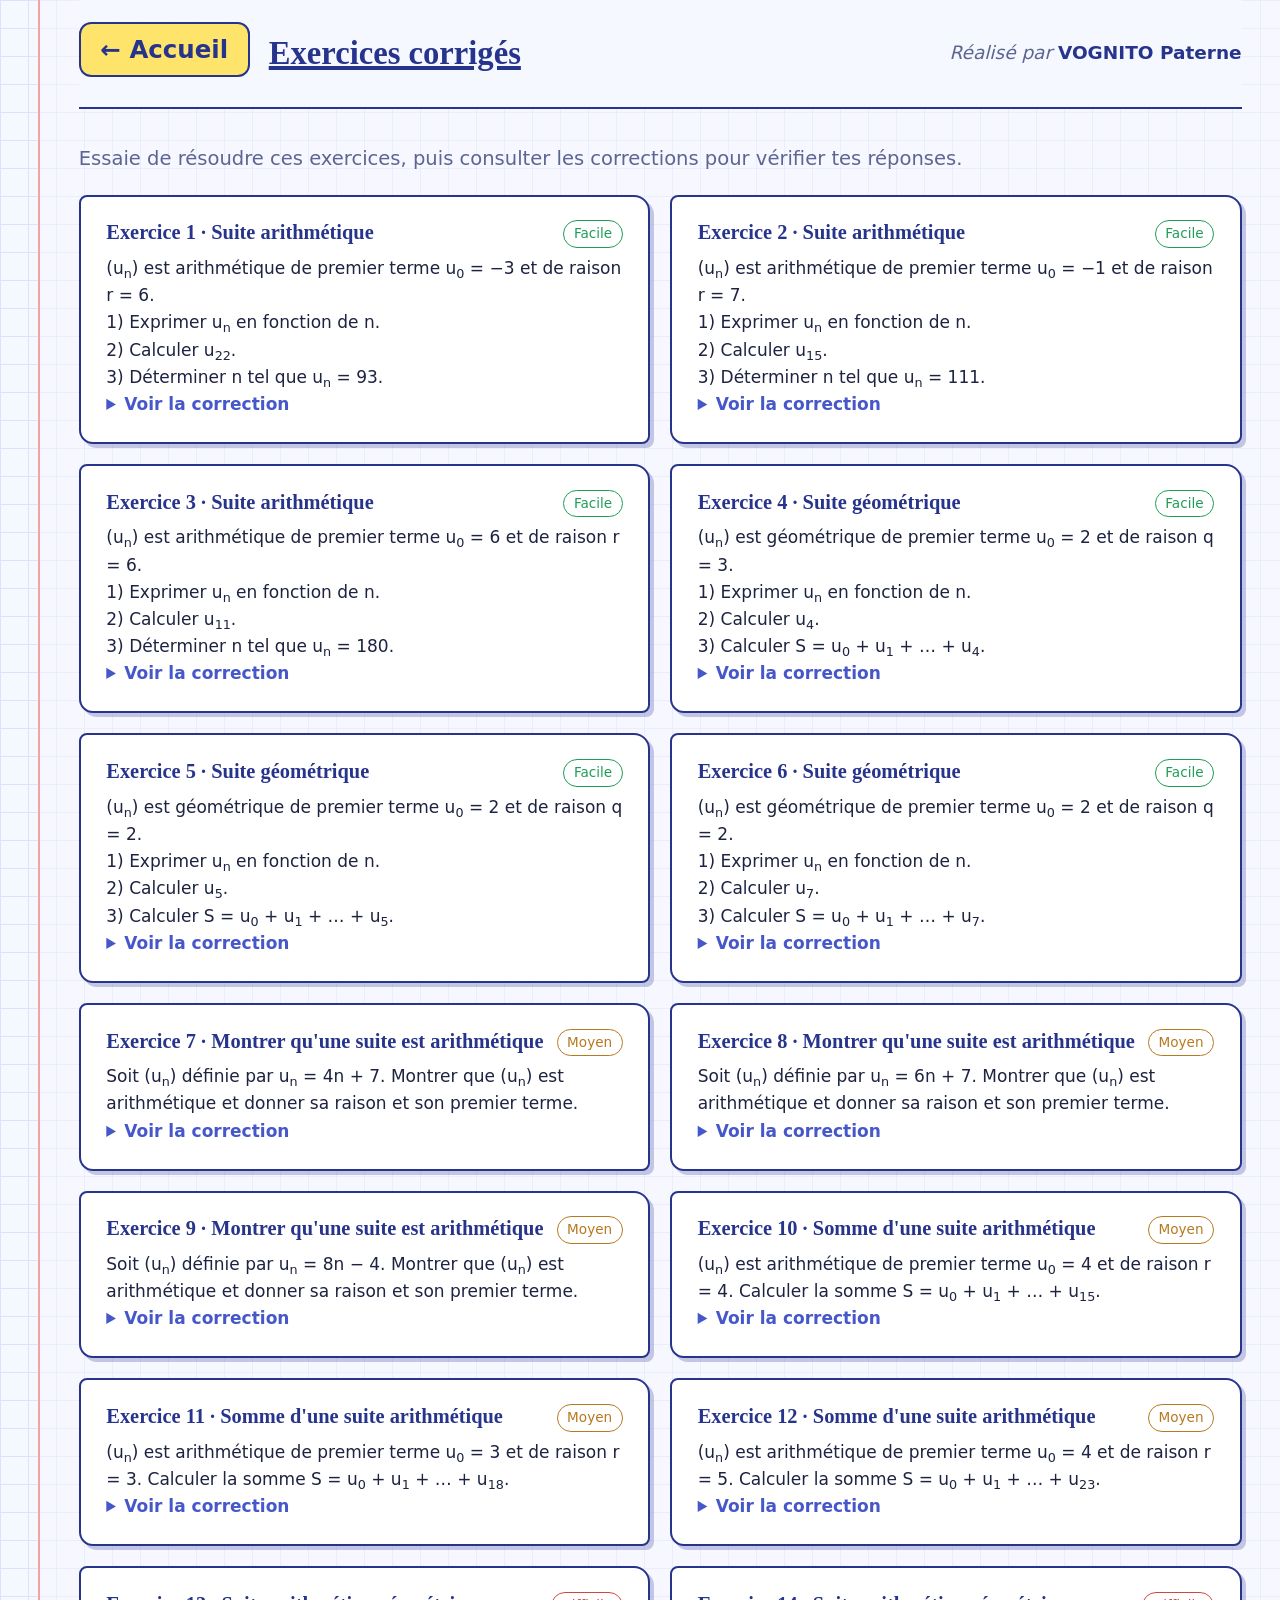
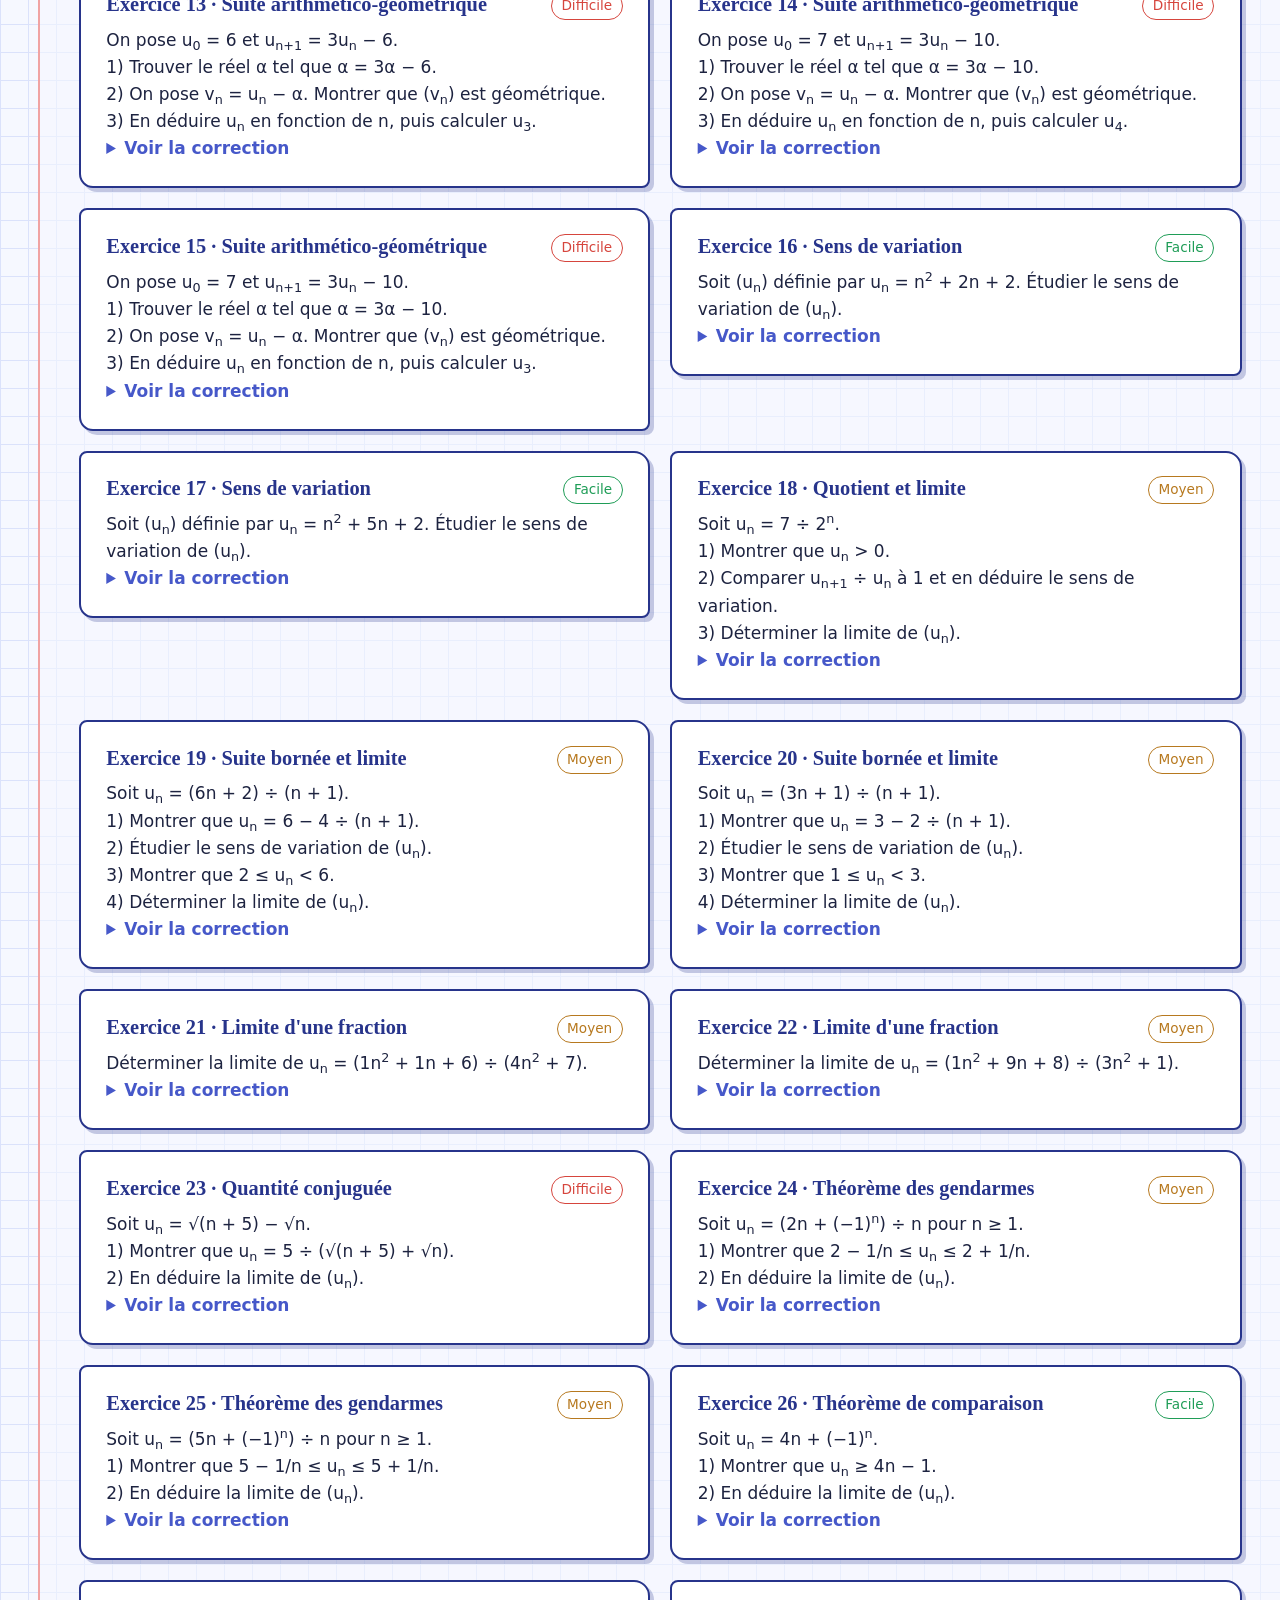
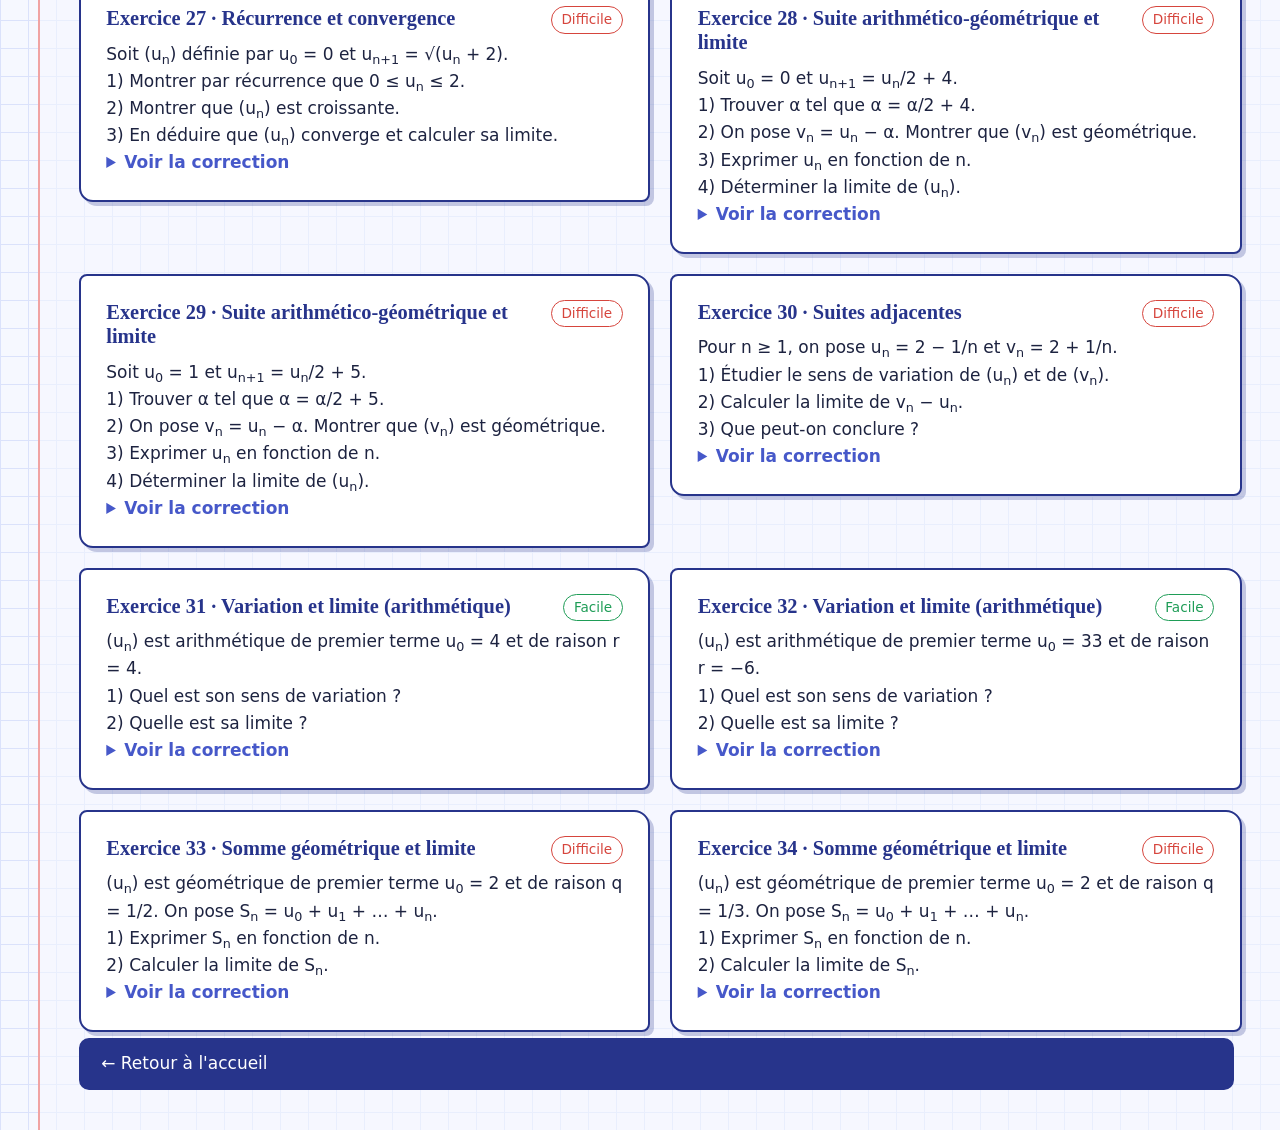
<file: exercices.html>
<!doctype html>
<html lang="fr">
<head>
<meta charset="utf-8">
<meta name="viewport" content="width=device-width, initial-scale=1">
<title>Exercices corrigés – Suites numériques</title>
<link rel="stylesheet" href="style.css">
<link rel="manifest" href="manifest.webmanifest">
<meta name="theme-color" content="#27348b">
<link rel="icon" href="icon-192.png">
<link rel="apple-touch-icon" href="icon-192.png">
<meta name="apple-mobile-web-app-capable" content="yes">
</head>
<body>
<main class="page">
<header class="topbar"><a class="back" href="index.html">← Accueil</a><h1>Exercices corrigés</h1><span class="auteur">Réalisé par <b>VOGNITO Paterne</b></span></header>
<p class="lead">Essaie de résoudre ces exercices, puis consulter les corrections pour vérifier tes réponses.</p>
<div class="exogrid">
<article class="box exo">
  <header><h2>Exercice 1 · Suite arithmétique</h2><span class="niv n-facile">Facile</span></header>
  <p>(u<sub>n</sub>) est arithmétique de premier terme u<sub>0</sub> = −3 et de raison r = 6.<br>1) Exprimer u<sub>n</sub> en fonction de n.<br>2) Calculer u<sub>22</sub>.<br>3) Déterminer n tel que u<sub>n</sub> = 93.</p>
  <details><summary>Voir la correction</summary><div class="corr">1) u<sub>n</sub> = u<sub>0</sub> + n·r = −3 + 6n.<br>2) u<sub>22</sub> = −3 + 6×22 = 129.<br>3) −3 + 6n = 93 ⇔ 6n = 96 ⇔ n = 16.</div></details>
</article>
<article class="box exo">
  <header><h2>Exercice 2 · Suite arithmétique</h2><span class="niv n-facile">Facile</span></header>
  <p>(u<sub>n</sub>) est arithmétique de premier terme u<sub>0</sub> = −1 et de raison r = 7.<br>1) Exprimer u<sub>n</sub> en fonction de n.<br>2) Calculer u<sub>15</sub>.<br>3) Déterminer n tel que u<sub>n</sub> = 111.</p>
  <details><summary>Voir la correction</summary><div class="corr">1) u<sub>n</sub> = u<sub>0</sub> + n·r = −1 + 7n.<br>2) u<sub>15</sub> = −1 + 7×15 = 104.<br>3) −1 + 7n = 111 ⇔ 7n = 112 ⇔ n = 16.</div></details>
</article>
<article class="box exo">
  <header><h2>Exercice 3 · Suite arithmétique</h2><span class="niv n-facile">Facile</span></header>
  <p>(u<sub>n</sub>) est arithmétique de premier terme u<sub>0</sub> = 6 et de raison r = 6.<br>1) Exprimer u<sub>n</sub> en fonction de n.<br>2) Calculer u<sub>11</sub>.<br>3) Déterminer n tel que u<sub>n</sub> = 180.</p>
  <details><summary>Voir la correction</summary><div class="corr">1) u<sub>n</sub> = u<sub>0</sub> + n·r = 6 + 6n.<br>2) u<sub>11</sub> = 6 + 6×11 = 72.<br>3) 6 + 6n = 180 ⇔ 6n = 174 ⇔ n = 29.</div></details>
</article>
<article class="box exo">
  <header><h2>Exercice 4 · Suite géométrique</h2><span class="niv n-facile">Facile</span></header>
  <p>(u<sub>n</sub>) est géométrique de premier terme u<sub>0</sub> = 2 et de raison q = 3.<br>1) Exprimer u<sub>n</sub> en fonction de n.<br>2) Calculer u<sub>4</sub>.<br>3) Calculer S = u<sub>0</sub> + u<sub>1</sub> + … + u<sub>4</sub>.</p>
  <details><summary>Voir la correction</summary><div class="corr">1) u<sub>n</sub> = 2 × 3<sup>n</sup>.<br>2) u<sub>4</sub> = 2 × 3<sup>4</sup> = 162.<br>3) S = u<sub>0</sub> × (1 − q<sup>5</sup>) ÷ (1 − q) = 2 × (1 − 243) ÷ (1 − 3) = 242.</div></details>
</article>
<article class="box exo">
  <header><h2>Exercice 5 · Suite géométrique</h2><span class="niv n-facile">Facile</span></header>
  <p>(u<sub>n</sub>) est géométrique de premier terme u<sub>0</sub> = 2 et de raison q = 2.<br>1) Exprimer u<sub>n</sub> en fonction de n.<br>2) Calculer u<sub>5</sub>.<br>3) Calculer S = u<sub>0</sub> + u<sub>1</sub> + … + u<sub>5</sub>.</p>
  <details><summary>Voir la correction</summary><div class="corr">1) u<sub>n</sub> = 2 × 2<sup>n</sup>.<br>2) u<sub>5</sub> = 2 × 2<sup>5</sup> = 64.<br>3) S = u<sub>0</sub> × (1 − q<sup>6</sup>) ÷ (1 − q) = 2 × (1 − 64) ÷ (1 − 2) = 126.</div></details>
</article>
<article class="box exo">
  <header><h2>Exercice 6 · Suite géométrique</h2><span class="niv n-facile">Facile</span></header>
  <p>(u<sub>n</sub>) est géométrique de premier terme u<sub>0</sub> = 2 et de raison q = 2.<br>1) Exprimer u<sub>n</sub> en fonction de n.<br>2) Calculer u<sub>7</sub>.<br>3) Calculer S = u<sub>0</sub> + u<sub>1</sub> + … + u<sub>7</sub>.</p>
  <details><summary>Voir la correction</summary><div class="corr">1) u<sub>n</sub> = 2 × 2<sup>n</sup>.<br>2) u<sub>7</sub> = 2 × 2<sup>7</sup> = 256.<br>3) S = u<sub>0</sub> × (1 − q<sup>8</sup>) ÷ (1 − q) = 2 × (1 − 256) ÷ (1 − 2) = 510.</div></details>
</article>
<article class="box exo">
  <header><h2>Exercice 7 · Montrer qu'une suite est arithmétique</h2><span class="niv n-moyen">Moyen</span></header>
  <p>Soit (u<sub>n</sub>) définie par u<sub>n</sub> = 4n + 7. Montrer que (u<sub>n</sub>) est arithmétique et donner sa raison et son premier terme.</p>
  <details><summary>Voir la correction</summary><div class="corr">u<sub>n+1</sub> − u<sub>n</sub> = [4(n+1) + 7] − [4n + 7] = 4, constante indépendante de n.<br>Donc (u<sub>n</sub>) est arithmétique de raison 4, de premier terme u<sub>0</sub> = 7.</div></details>
</article>
<article class="box exo">
  <header><h2>Exercice 8 · Montrer qu'une suite est arithmétique</h2><span class="niv n-moyen">Moyen</span></header>
  <p>Soit (u<sub>n</sub>) définie par u<sub>n</sub> = 6n + 7. Montrer que (u<sub>n</sub>) est arithmétique et donner sa raison et son premier terme.</p>
  <details><summary>Voir la correction</summary><div class="corr">u<sub>n+1</sub> − u<sub>n</sub> = [6(n+1) + 7] − [6n + 7] = 6, constante indépendante de n.<br>Donc (u<sub>n</sub>) est arithmétique de raison 6, de premier terme u<sub>0</sub> = 7.</div></details>
</article>
<article class="box exo">
  <header><h2>Exercice 9 · Montrer qu'une suite est arithmétique</h2><span class="niv n-moyen">Moyen</span></header>
  <p>Soit (u<sub>n</sub>) définie par u<sub>n</sub> = 8n − 4. Montrer que (u<sub>n</sub>) est arithmétique et donner sa raison et son premier terme.</p>
  <details><summary>Voir la correction</summary><div class="corr">u<sub>n+1</sub> − u<sub>n</sub> = [8(n+1) − 4] − [8n − 4] = 8, constante indépendante de n.<br>Donc (u<sub>n</sub>) est arithmétique de raison 8, de premier terme u<sub>0</sub> = −4.</div></details>
</article>
<article class="box exo">
  <header><h2>Exercice 10 · Somme d'une suite arithmétique</h2><span class="niv n-moyen">Moyen</span></header>
  <p>(u<sub>n</sub>) est arithmétique de premier terme u<sub>0</sub> = 4 et de raison r = 4. Calculer la somme S = u<sub>0</sub> + u<sub>1</sub> + … + u<sub>15</sub>.</p>
  <details><summary>Voir la correction</summary><div class="corr">u<sub>15</sub> = 4 + 15×4 = 64.<br>Il y a 16 termes : S = 16 × (4 + 64) ÷ 2 = 544.</div></details>
</article>
<article class="box exo">
  <header><h2>Exercice 11 · Somme d'une suite arithmétique</h2><span class="niv n-moyen">Moyen</span></header>
  <p>(u<sub>n</sub>) est arithmétique de premier terme u<sub>0</sub> = 3 et de raison r = 3. Calculer la somme S = u<sub>0</sub> + u<sub>1</sub> + … + u<sub>18</sub>.</p>
  <details><summary>Voir la correction</summary><div class="corr">u<sub>18</sub> = 3 + 18×3 = 57.<br>Il y a 19 termes : S = 19 × (3 + 57) ÷ 2 = 570.</div></details>
</article>
<article class="box exo">
  <header><h2>Exercice 12 · Somme d'une suite arithmétique</h2><span class="niv n-moyen">Moyen</span></header>
  <p>(u<sub>n</sub>) est arithmétique de premier terme u<sub>0</sub> = 4 et de raison r = 5. Calculer la somme S = u<sub>0</sub> + u<sub>1</sub> + … + u<sub>23</sub>.</p>
  <details><summary>Voir la correction</summary><div class="corr">u<sub>23</sub> = 4 + 23×5 = 119.<br>Il y a 24 termes : S = 24 × (4 + 119) ÷ 2 = 1476.</div></details>
</article>
<article class="box exo">
  <header><h2>Exercice 13 · Suite arithmético-géométrique</h2><span class="niv n-difficile">Difficile</span></header>
  <p>On pose u<sub>0</sub> = 6 et u<sub>n+1</sub> = 3u<sub>n</sub> − 6.<br>1) Trouver le réel α tel que α = 3α − 6.<br>2) On pose v<sub>n</sub> = u<sub>n</sub> − α. Montrer que (v<sub>n</sub>) est géométrique.<br>3) En déduire u<sub>n</sub> en fonction de n, puis calculer u<sub>3</sub>.</p>
  <details><summary>Voir la correction</summary><div class="corr">1) α = b ÷ (1 − a) = −6 ÷ −2 = 3.<br>2) v<sub>n+1</sub> = u<sub>n+1</sub> − 3 = 3u<sub>n</sub> − 6 − 3 = 3(u<sub>n</sub> − 3) = 3v<sub>n</sub>. (v<sub>n</sub>) est géométrique de raison 3 et v<sub>0</sub> = 6 − 3 = 3.<br>3) v<sub>n</sub> = 3 × 3<sup>n</sup>, donc u<sub>n</sub> = 3 + 3 × 3<sup>n</sup>.<br>u<sub>3</sub> = 3 + 3 × 27 = 84.</div></details>
</article>
<article class="box exo">
  <header><h2>Exercice 14 · Suite arithmético-géométrique</h2><span class="niv n-difficile">Difficile</span></header>
  <p>On pose u<sub>0</sub> = 7 et u<sub>n+1</sub> = 3u<sub>n</sub> − 10.<br>1) Trouver le réel α tel que α = 3α − 10.<br>2) On pose v<sub>n</sub> = u<sub>n</sub> − α. Montrer que (v<sub>n</sub>) est géométrique.<br>3) En déduire u<sub>n</sub> en fonction de n, puis calculer u<sub>4</sub>.</p>
  <details><summary>Voir la correction</summary><div class="corr">1) α = b ÷ (1 − a) = −10 ÷ −2 = 5.<br>2) v<sub>n+1</sub> = u<sub>n+1</sub> − 5 = 3u<sub>n</sub> − 10 − 5 = 3(u<sub>n</sub> − 5) = 3v<sub>n</sub>. (v<sub>n</sub>) est géométrique de raison 3 et v<sub>0</sub> = 7 − 5 = 2.<br>3) v<sub>n</sub> = 2 × 3<sup>n</sup>, donc u<sub>n</sub> = 5 + 2 × 3<sup>n</sup>.<br>u<sub>4</sub> = 5 + 2 × 81 = 167.</div></details>
</article>
<article class="box exo">
  <header><h2>Exercice 15 · Suite arithmético-géométrique</h2><span class="niv n-difficile">Difficile</span></header>
  <p>On pose u<sub>0</sub> = 7 et u<sub>n+1</sub> = 3u<sub>n</sub> − 10.<br>1) Trouver le réel α tel que α = 3α − 10.<br>2) On pose v<sub>n</sub> = u<sub>n</sub> − α. Montrer que (v<sub>n</sub>) est géométrique.<br>3) En déduire u<sub>n</sub> en fonction de n, puis calculer u<sub>3</sub>.</p>
  <details><summary>Voir la correction</summary><div class="corr">1) α = b ÷ (1 − a) = −10 ÷ −2 = 5.<br>2) v<sub>n+1</sub> = u<sub>n+1</sub> − 5 = 3u<sub>n</sub> − 10 − 5 = 3(u<sub>n</sub> − 5) = 3v<sub>n</sub>. (v<sub>n</sub>) est géométrique de raison 3 et v<sub>0</sub> = 7 − 5 = 2.<br>3) v<sub>n</sub> = 2 × 3<sup>n</sup>, donc u<sub>n</sub> = 5 + 2 × 3<sup>n</sup>.<br>u<sub>3</sub> = 5 + 2 × 27 = 59.</div></details>
</article>
<article class="box exo">
  <header><h2>Exercice 16 · Sens de variation</h2><span class="niv n-facile">Facile</span></header>
  <p>Soit (u<sub>n</sub>) définie par u<sub>n</sub> = n<sup>2</sup> + 2n + 2. Étudier le sens de variation de (u<sub>n</sub>).</p>
  <details><summary>Voir la correction</summary><div class="corr">u<sub>n+1</sub> − u<sub>n</sub> = (n+1)<sup>2</sup> + 2(n+1) + 2 − (n<sup>2</sup> + 2n + 2) = 2n + 1 + 2 = 2n + 3.<br>Pour tout n ≥ 0, 2n + 3 &gt; 0, donc (u<sub>n</sub>) est strictement croissante.</div></details>
</article>
<article class="box exo">
  <header><h2>Exercice 17 · Sens de variation</h2><span class="niv n-facile">Facile</span></header>
  <p>Soit (u<sub>n</sub>) définie par u<sub>n</sub> = n<sup>2</sup> + 5n + 2. Étudier le sens de variation de (u<sub>n</sub>).</p>
  <details><summary>Voir la correction</summary><div class="corr">u<sub>n+1</sub> − u<sub>n</sub> = (n+1)<sup>2</sup> + 5(n+1) + 2 − (n<sup>2</sup> + 5n + 2) = 2n + 1 + 5 = 2n + 6.<br>Pour tout n ≥ 0, 2n + 6 &gt; 0, donc (u<sub>n</sub>) est strictement croissante.</div></details>
</article>
<article class="box exo">
  <header><h2>Exercice 18 · Quotient et limite</h2><span class="niv n-moyen">Moyen</span></header>
  <p>Soit u<sub>n</sub> = 7 ÷ 2<sup>n</sup>.<br>1) Montrer que u<sub>n</sub> &gt; 0.<br>2) Comparer u<sub>n+1</sub> ÷ u<sub>n</sub> à 1 et en déduire le sens de variation.<br>3) Déterminer la limite de (u<sub>n</sub>).</p>
  <details><summary>Voir la correction</summary><div class="corr">1) 7 &gt; 0 et 2<sup>n</sup> &gt; 0, donc u<sub>n</sub> &gt; 0.<br>2) u<sub>n+1</sub> ÷ u<sub>n</sub> = 2<sup>n</sup> ÷ 2<sup>n+1</sup> = 1/2 &lt; 1, donc u<sub>n+1</sub> &lt; u<sub>n</sub> : (u<sub>n</sub>) est strictement décroissante.<br>3) u<sub>n</sub> = 7 × (1/2)<sup>n</sup> et −1 &lt; 1/2 &lt; 1, donc (1/2)<sup>n</sup> → 0 et lim u<sub>n</sub> = 0.</div></details>
</article>
<article class="box exo">
  <header><h2>Exercice 19 · Suite bornée et limite</h2><span class="niv n-moyen">Moyen</span></header>
  <p>Soit u<sub>n</sub> = (6n + 2) ÷ (n + 1).<br>1) Montrer que u<sub>n</sub> = 6 − 4 ÷ (n + 1).<br>2) Étudier le sens de variation de (u<sub>n</sub>).<br>3) Montrer que 2 ≤ u<sub>n</sub> &lt; 6.<br>4) Déterminer la limite de (u<sub>n</sub>).</p>
  <details><summary>Voir la correction</summary><div class="corr">1) 6 − 4/(n+1) = (6(n+1) − 4) ÷ (n+1) = (6n + 2) ÷ (n+1) = u<sub>n</sub>.<br>2) u<sub>n+1</sub> − u<sub>n</sub> = 4/(n+1) − 4/(n+2) = 4 ÷ ((n+1)(n+2)) &gt; 0 : (u<sub>n</sub>) est strictement croissante.<br>3) Pour tout n, 0 &lt; 4/(n+1) ≤ 4 (valeur maximale en n = 0), donc 2 ≤ u<sub>n</sub> &lt; 6.<br>4) 4/(n+1) → 0, donc lim u<sub>n</sub> = 6.</div></details>
</article>
<article class="box exo">
  <header><h2>Exercice 20 · Suite bornée et limite</h2><span class="niv n-moyen">Moyen</span></header>
  <p>Soit u<sub>n</sub> = (3n + 1) ÷ (n + 1).<br>1) Montrer que u<sub>n</sub> = 3 − 2 ÷ (n + 1).<br>2) Étudier le sens de variation de (u<sub>n</sub>).<br>3) Montrer que 1 ≤ u<sub>n</sub> &lt; 3.<br>4) Déterminer la limite de (u<sub>n</sub>).</p>
  <details><summary>Voir la correction</summary><div class="corr">1) 3 − 2/(n+1) = (3(n+1) − 2) ÷ (n+1) = (3n + 1) ÷ (n+1) = u<sub>n</sub>.<br>2) u<sub>n+1</sub> − u<sub>n</sub> = 2/(n+1) − 2/(n+2) = 2 ÷ ((n+1)(n+2)) &gt; 0 : (u<sub>n</sub>) est strictement croissante.<br>3) Pour tout n, 0 &lt; 2/(n+1) ≤ 2 (valeur maximale en n = 0), donc 1 ≤ u<sub>n</sub> &lt; 3.<br>4) 2/(n+1) → 0, donc lim u<sub>n</sub> = 3.</div></details>
</article>
<article class="box exo">
  <header><h2>Exercice 21 · Limite d'une fraction</h2><span class="niv n-moyen">Moyen</span></header>
  <p>Déterminer la limite de u<sub>n</sub> = (1n<sup>2</sup> + 1n + 6) ÷ (4n<sup>2</sup> + 7).</p>
  <details><summary>Voir la correction</summary><div class="corr">On factorise n<sup>2</sup> : u<sub>n</sub> = (1 + 1/n + 6/n<sup>2</sup>) ÷ (4 + 7/n<sup>2</sup>).<br>Comme 1/n → 0 et 1/n<sup>2</sup> → 0, le numérateur tend vers 1 et le dénominateur vers 4.<br>Donc lim u<sub>n</sub> = 1/4.</div></details>
</article>
<article class="box exo">
  <header><h2>Exercice 22 · Limite d'une fraction</h2><span class="niv n-moyen">Moyen</span></header>
  <p>Déterminer la limite de u<sub>n</sub> = (1n<sup>2</sup> + 9n + 8) ÷ (3n<sup>2</sup> + 1).</p>
  <details><summary>Voir la correction</summary><div class="corr">On factorise n<sup>2</sup> : u<sub>n</sub> = (1 + 9/n + 8/n<sup>2</sup>) ÷ (3 + 1/n<sup>2</sup>).<br>Comme 1/n → 0 et 1/n<sup>2</sup> → 0, le numérateur tend vers 1 et le dénominateur vers 3.<br>Donc lim u<sub>n</sub> = 1/3.</div></details>
</article>
<article class="box exo">
  <header><h2>Exercice 23 · Quantité conjuguée</h2><span class="niv n-difficile">Difficile</span></header>
  <p>Soit u<sub>n</sub> = √(n + 5) − √n.<br>1) Montrer que u<sub>n</sub> = 5 ÷ (√(n + 5) + √n).<br>2) En déduire la limite de (u<sub>n</sub>).</p>
  <details><summary>Voir la correction</summary><div class="corr">1) On multiplie par la quantité conjuguée : u<sub>n</sub> = [(n + 5) − n] ÷ (√(n + 5) + √n) = 5 ÷ (√(n + 5) + √n).<br>2) Le dénominateur tend vers +∞, donc lim u<sub>n</sub> = 0 (forme +∞ − ∞ levée).</div></details>
</article>
<article class="box exo">
  <header><h2>Exercice 24 · Théorème des gendarmes</h2><span class="niv n-moyen">Moyen</span></header>
  <p>Soit u<sub>n</sub> = (2n + (−1)<sup>n</sup>) ÷ n pour n ≥ 1.<br>1) Montrer que 2 − 1/n ≤ u<sub>n</sub> ≤ 2 + 1/n.<br>2) En déduire la limite de (u<sub>n</sub>).</p>
  <details><summary>Voir la correction</summary><div class="corr">1) u<sub>n</sub> = 2 + (−1)<sup>n</sup>/n et −1 ≤ (−1)<sup>n</sup> ≤ 1, donc −1/n ≤ (−1)<sup>n</sup>/n ≤ 1/n, d'où 2 − 1/n ≤ u<sub>n</sub> ≤ 2 + 1/n.<br>2) 2 − 1/n → 2 et 2 + 1/n → 2. D'après le théorème des gendarmes, lim u<sub>n</sub> = 2.</div></details>
</article>
<article class="box exo">
  <header><h2>Exercice 25 · Théorème des gendarmes</h2><span class="niv n-moyen">Moyen</span></header>
  <p>Soit u<sub>n</sub> = (5n + (−1)<sup>n</sup>) ÷ n pour n ≥ 1.<br>1) Montrer que 5 − 1/n ≤ u<sub>n</sub> ≤ 5 + 1/n.<br>2) En déduire la limite de (u<sub>n</sub>).</p>
  <details><summary>Voir la correction</summary><div class="corr">1) u<sub>n</sub> = 5 + (−1)<sup>n</sup>/n et −1 ≤ (−1)<sup>n</sup> ≤ 1, donc −1/n ≤ (−1)<sup>n</sup>/n ≤ 1/n, d'où 5 − 1/n ≤ u<sub>n</sub> ≤ 5 + 1/n.<br>2) 5 − 1/n → 5 et 5 + 1/n → 5. D'après le théorème des gendarmes, lim u<sub>n</sub> = 5.</div></details>
</article>
<article class="box exo">
  <header><h2>Exercice 26 · Théorème de comparaison</h2><span class="niv n-facile">Facile</span></header>
  <p>Soit u<sub>n</sub> = 4n + (−1)<sup>n</sup>.<br>1) Montrer que u<sub>n</sub> ≥ 4n − 1.<br>2) En déduire la limite de (u<sub>n</sub>).</p>
  <details><summary>Voir la correction</summary><div class="corr">1) (−1)<sup>n</sup> ≥ −1, donc u<sub>n</sub> ≥ 4n − 1.<br>2) 4n − 1 → +∞. Par comparaison, lim u<sub>n</sub> = +∞.</div></details>
</article>
<article class="box exo">
  <header><h2>Exercice 27 · Récurrence et convergence</h2><span class="niv n-difficile">Difficile</span></header>
  <p>Soit (u<sub>n</sub>) définie par u<sub>0</sub> = 0 et u<sub>n+1</sub> = √(u<sub>n</sub> + 2).<br>1) Montrer par récurrence que 0 ≤ u<sub>n</sub> ≤ 2.<br>2) Montrer que (u<sub>n</sub>) est croissante.<br>3) En déduire que (u<sub>n</sub>) converge et calculer sa limite.</p>
  <details><summary>Voir la correction</summary><div class="corr">1) Initialisation : u<sub>0</sub> = 0 ∈ [0 ; 2].<br>Hérédité : si 0 ≤ u<sub>n</sub> ≤ 2, alors 2 ≤ u<sub>n</sub> + 2 ≤ 4, donc √2 ≤ u<sub>n+1</sub> ≤ 2, et u<sub>n+1</sub> ∈ [0 ; 2].<br>2) u<sub>n+1</sub> − u<sub>n</sub> = (u<sub>n+1</sub><sup>2</sup> − u<sub>n</sub><sup>2</sup>) ÷ (u<sub>n+1</sub> + u<sub>n</sub>) = (u<sub>n</sub> + 2 − u<sub>n</sub><sup>2</sup>) ÷ (u<sub>n+1</sub> + u<sub>n</sub>) = −(u<sub>n</sub> − 2)(u<sub>n</sub> + 1) ÷ (u<sub>n+1</sub> + u<sub>n</sub>).<br>Comme u<sub>n</sub> ≤ 2, u<sub>n</sub> + 1 &gt; 0 et u<sub>n+1</sub> + u<sub>n</sub> &gt; 0, ce quotient est ≥ 0 : (u<sub>n</sub>) est croissante.<br>3) (u<sub>n</sub>) est croissante et majorée par 2 : elle converge vers un réel ℓ. En passant à la limite, ℓ = √(ℓ + 2), donc ℓ<sup>2</sup> − ℓ − 2 = 0, soit (ℓ − 2)(ℓ + 1) = 0. Comme ℓ ≥ 0, ℓ = 2.</div></details>
</article>
<article class="box exo">
  <header><h2>Exercice 28 · Suite arithmético-géométrique et limite</h2><span class="niv n-difficile">Difficile</span></header>
  <p>Soit u<sub>0</sub> = 0 et u<sub>n+1</sub> = u<sub>n</sub>/2 + 4.<br>1) Trouver α tel que α = α/2 + 4.<br>2) On pose v<sub>n</sub> = u<sub>n</sub> − α. Montrer que (v<sub>n</sub>) est géométrique.<br>3) Exprimer u<sub>n</sub> en fonction de n.<br>4) Déterminer la limite de (u<sub>n</sub>).</p>
  <details><summary>Voir la correction</summary><div class="corr">1) α/2 = 4, donc α = 8.<br>2) v<sub>n+1</sub> = u<sub>n+1</sub> − 8 = u<sub>n</sub>/2 + 4 − 8 = (u<sub>n</sub> − 8)/2 = v<sub>n</sub>/2 : (v<sub>n</sub>) est géométrique de raison 1/2, avec v<sub>0</sub> = 0 − 8 = −8.<br>3) v<sub>n</sub> = −8 × (1/2)<sup>n</sup>, donc u<sub>n</sub> = 8 + (−8) × (1/2)<sup>n</sup>.<br>4) (1/2)<sup>n</sup> → 0, donc lim u<sub>n</sub> = 8.</div></details>
</article>
<article class="box exo">
  <header><h2>Exercice 29 · Suite arithmético-géométrique et limite</h2><span class="niv n-difficile">Difficile</span></header>
  <p>Soit u<sub>0</sub> = 1 et u<sub>n+1</sub> = u<sub>n</sub>/2 + 5.<br>1) Trouver α tel que α = α/2 + 5.<br>2) On pose v<sub>n</sub> = u<sub>n</sub> − α. Montrer que (v<sub>n</sub>) est géométrique.<br>3) Exprimer u<sub>n</sub> en fonction de n.<br>4) Déterminer la limite de (u<sub>n</sub>).</p>
  <details><summary>Voir la correction</summary><div class="corr">1) α/2 = 5, donc α = 10.<br>2) v<sub>n+1</sub> = u<sub>n+1</sub> − 10 = u<sub>n</sub>/2 + 5 − 10 = (u<sub>n</sub> − 10)/2 = v<sub>n</sub>/2 : (v<sub>n</sub>) est géométrique de raison 1/2, avec v<sub>0</sub> = 1 − 10 = −9.<br>3) v<sub>n</sub> = −9 × (1/2)<sup>n</sup>, donc u<sub>n</sub> = 10 + (−9) × (1/2)<sup>n</sup>.<br>4) (1/2)<sup>n</sup> → 0, donc lim u<sub>n</sub> = 10.</div></details>
</article>
<article class="box exo">
  <header><h2>Exercice 30 · Suites adjacentes</h2><span class="niv n-difficile">Difficile</span></header>
  <p>Pour n ≥ 1, on pose u<sub>n</sub> = 2 − 1/n et v<sub>n</sub> = 2 + 1/n.<br>1) Étudier le sens de variation de (u<sub>n</sub>) et de (v<sub>n</sub>).<br>2) Calculer la limite de v<sub>n</sub> − u<sub>n</sub>.<br>3) Que peut-on conclure ?</p>
  <details><summary>Voir la correction</summary><div class="corr">1) u<sub>n+1</sub> − u<sub>n</sub> = 1/n − 1/(n+1) = 1 ÷ (n(n+1)) &gt; 0 : (u<sub>n</sub>) est croissante. v<sub>n+1</sub> − v<sub>n</sub> = 1/(n+1) − 1/n = −1 ÷ (n(n+1)) &lt; 0 : (v<sub>n</sub>) est décroissante.<br>2) v<sub>n</sub> − u<sub>n</sub> = 2/n → 0.<br>3) (u<sub>n</sub>) et (v<sub>n</sub>) sont adjacentes : elles convergent vers la même limite. Ici lim u<sub>n</sub> = lim v<sub>n</sub> = 2, avec u<sub>n</sub> ≤ 2 ≤ v<sub>n</sub>.</div></details>
</article>
<article class="box exo">
  <header><h2>Exercice 31 · Variation et limite (arithmétique)</h2><span class="niv n-facile">Facile</span></header>
  <p>(u<sub>n</sub>) est arithmétique de premier terme u<sub>0</sub> = 4 et de raison r = 4.<br>1) Quel est son sens de variation ?<br>2) Quelle est sa limite ?</p>
  <details><summary>Voir la correction</summary><div class="corr">1) u<sub>n+1</sub> − u<sub>n</sub> = r = 4 > 0, donc (u<sub>n</sub>) est strictement croissante.<br>2) u<sub>n</sub> = 4 + 4n et r > 0, donc lim u<sub>n</sub> = +∞.</div></details>
</article>
<article class="box exo">
  <header><h2>Exercice 32 · Variation et limite (arithmétique)</h2><span class="niv n-facile">Facile</span></header>
  <p>(u<sub>n</sub>) est arithmétique de premier terme u<sub>0</sub> = 33 et de raison r = −6.<br>1) Quel est son sens de variation ?<br>2) Quelle est sa limite ?</p>
  <details><summary>Voir la correction</summary><div class="corr">1) u<sub>n+1</sub> − u<sub>n</sub> = r = −6 < 0, donc (u<sub>n</sub>) est strictement décroissante.<br>2) u<sub>n</sub> = 33 − 6n et r < 0, donc lim u<sub>n</sub> = −∞.</div></details>
</article>
<article class="box exo">
  <header><h2>Exercice 33 · Somme géométrique et limite</h2><span class="niv n-difficile">Difficile</span></header>
  <p>(u<sub>n</sub>) est géométrique de premier terme u<sub>0</sub> = 2 et de raison q = 1/2. On pose S<sub>n</sub> = u<sub>0</sub> + u<sub>1</sub> + … + u<sub>n</sub>.<br>1) Exprimer S<sub>n</sub> en fonction de n.<br>2) Calculer la limite de S<sub>n</sub>.</p>
  <details><summary>Voir la correction</summary><div class="corr">1) S<sub>n</sub> = u<sub>0</sub> × (1 − q<sup>n+1</sup>) ÷ (1 − q) = 2 × (1 − (1/2)<sup>n+1</sup>) ÷ (1 − 1/2) = 4 × (1 − (1/2)<sup>n+1</sup>).<br>2) −1 &lt; 1/2 &lt; 1 donc (1/2)<sup>n+1</sup> → 0 et lim S<sub>n</sub> = 4.</div></details>
</article>
<article class="box exo">
  <header><h2>Exercice 34 · Somme géométrique et limite</h2><span class="niv n-difficile">Difficile</span></header>
  <p>(u<sub>n</sub>) est géométrique de premier terme u<sub>0</sub> = 2 et de raison q = 1/3. On pose S<sub>n</sub> = u<sub>0</sub> + u<sub>1</sub> + … + u<sub>n</sub>.<br>1) Exprimer S<sub>n</sub> en fonction de n.<br>2) Calculer la limite de S<sub>n</sub>.</p>
  <details><summary>Voir la correction</summary><div class="corr">1) S<sub>n</sub> = u<sub>0</sub> × (1 − q<sup>n+1</sup>) ÷ (1 − q) = 2 × (1 − (1/3)<sup>n+1</sup>) ÷ (1 − 1/3) = 3 × (1 − (1/3)<sup>n+1</sup>).<br>2) −1 &lt; 1/3 &lt; 1 donc (1/3)<sup>n+1</sup> → 0 et lim S<sub>n</sub> = 3.</div></details>
</article>
</div>
<a class="btn" href="index.html">← Retour à l'accueil</a>
</main>
<script src="pwa.js"></script>
</body>
</html>
</file>
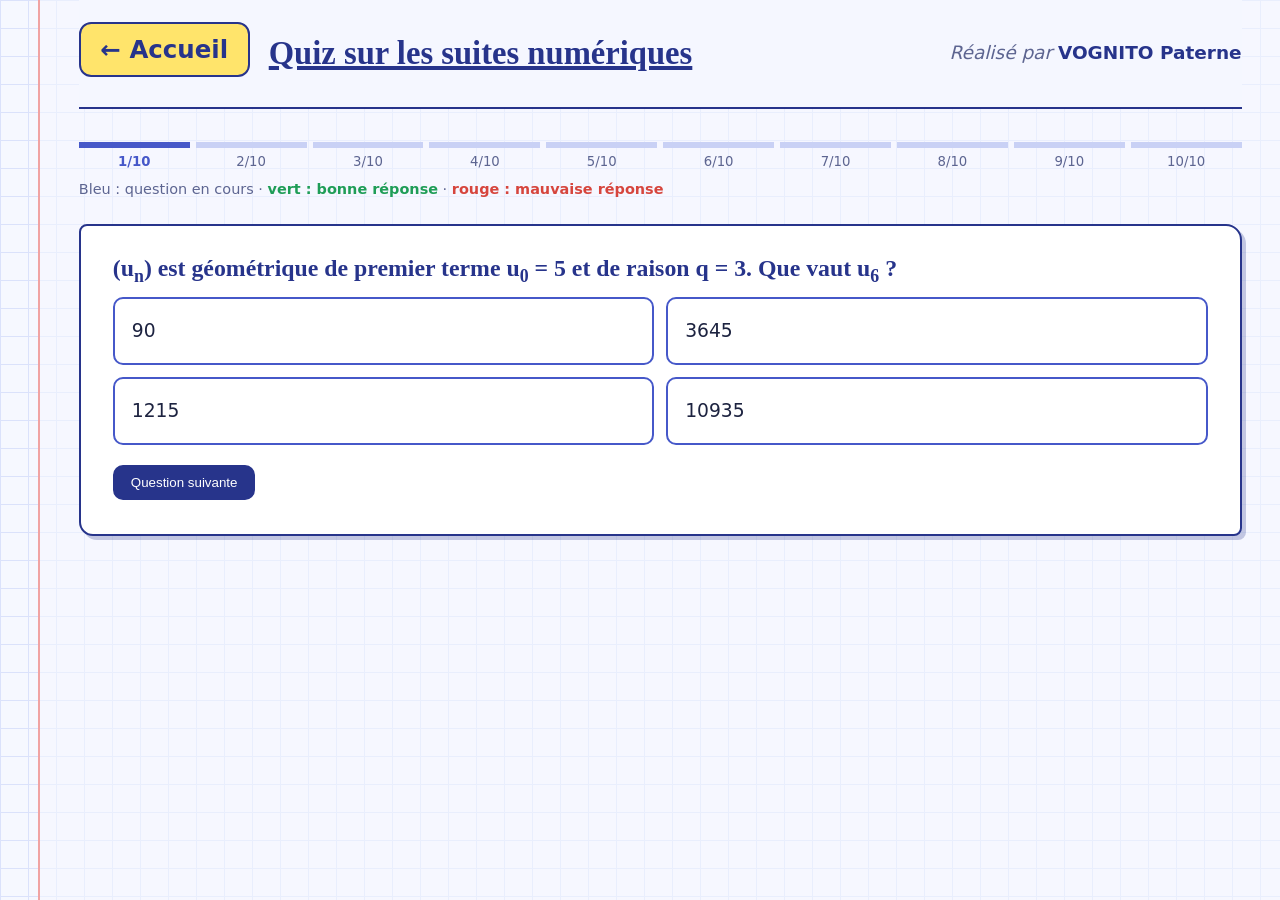
<file: quiz.html>
<!doctype html>
<html lang="fr">
<head>
<meta charset="utf-8">
<meta name="viewport" content="width=device-width, initial-scale=1">
<title>Quiz – Suites numériques</title>
<link rel="stylesheet" href="style.css">
<link rel="manifest" href="manifest.webmanifest">
<meta name="theme-color" content="#27348b">
<link rel="icon" href="icon-192.png">
<link rel="apple-touch-icon" href="icon-192.png">
<meta name="apple-mobile-web-app-capable" content="yes">
</head>
<body>
<main class="page">
<header class="topbar"><a class="back" href="index.html">← Accueil</a><h1>Quiz sur les suites numériques</h1><span class="auteur">Réalisé par <b>VOGNITO Paterne</b></span></header>
<div id="progress" class="progress" aria-label="Progression"></div>
<p class="legend">Bleu : question en cours · <span class="g">vert : bonne réponse</span> · <span class="r">rouge : mauvaise réponse</span></p>
<section id="game" class="box">
  <h2 id="question" class="question">Chargement…</h2>
  <div id="options" class="options"></div>
  <div id="explain" class="explain" hidden></div>
  <button id="next" class="btn" hidden>Question suivante</button>
</section>
<section id="recap" class="box recap" hidden>
  <h2>Récapitulatif</h2>
  <p class="big" id="pct"></p>
  <ul>
    <li>Bonnes réponses : <b id="ok"></b></li>
    <li>Mauvaises réponses : <b id="ko"></b></li>
    <li>Pourcentage de réussite : <b id="pct2"></b></li>
  </ul>
  <p id="msg" class="lead"></p>
  <button class="btn" onclick="location.reload()">Rejouer avec de nouvelles questions</button>
  <a class="btn ghost" href="index.html">← Retour à l'accueil</a>
</section>
</main>
<script src="data.js"></script>
<script src="quiz.js"></script>
<script src="pwa.js"></script>
</body>
</html>
</file>
<file: style.css>
:root{
    --paper:
    #f6f8ff;
    --ink:#27348b;
    --ink2:#4658c9;
    --text:#1d2340;
    --mute:#5d6591;
    --line:#dbe2fb;
    --green:#1f9d57;
    --red:#d6453d;
    --hl:#ffe46b;
    --card:#fff
}
*{
    box-sizing:border-box;
    margin: 0;
    padding: 0;
}
body{
    margin:0;
    color:var(--text);
    font:1rem/1.6 "Segoe UI",
    system-ui,sans-serif;
    background-color:var(--paper);
    background-image:linear-gradient(var(--line) 1px,transparent 1px),linear-gradient(90deg,var(--line) 1px,transparent 1px);
    background-size:28px 28px;
    min-height:100vh
}
.page{
    min-height:100vh;
    display:flex;
    flex-direction:column;
    margin-left:clamp(8px,3vw,44px);
    padding:0 clamp(14px,3vw,44px) 40px;
    border-left:2px solid #f0a3a3;
    background:rgba(246,248,255,.55)
}
h1,h2{
    font-family:Georgia,"Times New Roman",serif;
    color:var(--ink);
    line-height:1.2;
    margin:0 0 .5em
}
.hero{
    padding:30px 0 4px
}
.hero h1{
    font-size:clamp(2rem,6vw,3.2rem);
    white-space:nowrap;
    background:var(--hl);
    color:var(--ink);
    border:2px solid var(--ink);
    border-radius:8px;
    padding:4px 14px;
}

.her{
    display: flex;
    justify-content: space-between;
    border-bottom:2px solid var(--ink)
}
.lead{
    color:var(--mute);
    max-width:62ch;
    margin:18px 0 26px
}
.page-title{
    font-size:clamp(1.6rem,5vw,2.3rem);
    margin:14px 0 10px
}
.back{
    display:inline-block;
    color:var(--ink2);
    text-decoration:none;
    font-weight:600;
    margin-bottom:8px
}
.back:hover{
    text-decoration:underline
}
.grid{
    display:grid;
    grid-template-columns:repeat(auto-fit,minmax(260px,1fr));
    gap:20px;
    margin:18px 0 30px
}
.card{
    position:relative;
    display:block;
    background:var(--card);
    border:2px solid var(--ink);
    border-radius:6px 14px 8px 16px;
    padding:22px 22px 24px;
    color:inherit;
    text-decoration:none;
    box-shadow:5px 5px 0 var(--ink);
    transition:transform .15s,box-shadow .15s
}
a.card:hover{
    transform:translate(-3px,-3px);
    box-shadow:8px 8px 0 var(--ink)
}
.card h2{
    font-size:1.35rem;
    margin-bottom:.2em
}
.card p{
    margin:0;
    color:var(--mute);
    font-size:.95rem
}
.ico{
    font-size:2rem;
    display:block;
    margin-bottom:6px
}
.c-cours{
    background:#eef2ff
}
.c-exos{
    background:#fff8dc
}
.c-quiz{
    background:#e9f9ef
}
.c-aide{
    background:#ffeef0
}
.c-wa{
    background:#e9f9ef
}
.c-fb{
    background:#eef2ff
}
.c-tel{
    background:#fff8dc
}
.c-app{
    background:#f4eeff
}
.card small{
    display:block;
    margin-top:8px;
    color:var(--ink2);
    text-decoration:underline;
    cursor:pointer
}
.num{
    font-weight:700;
    font-size:1.2rem!important;
    color:var(--text)!important;
    margin:4px 0 12px!important
}
.row{
    display:flex;
    gap:10px;
    flex-wrap:wrap
}
.apps{
    display:grid;
    grid-template-columns:repeat(2,1fr);
    gap:8px;
    margin-top:10px
}
.apps a{
    display:flex;
    align-items:center;
    gap:8px;background:#fff;
    border:1.5px solid var(--ink2);
    border-radius:10px;padding:8px 10px;
    color:var(--text);
    text-decoration:none;
    font-size:.9rem
}
.apps a:hover{
    background:var(--hl)
}
.box{
    background:var(--card);
    border:2px solid var(--ink);
    border-radius:8px 16px 8px 14px;
    padding:22px 24px;
    margin:18px 0;
    box-shadow:4px 4px 0 rgba(39,52,139,.25)
}
.box h2{
    font-size:1.4rem
}
.sommaire ul{
    margin:0;padding-left:1.2em
}
.sommaire a{
    color:var(--ink2)
}
.cours .f{
    background:var(--hl);
    border-radius:6px;
    padding:10px 14px;
    margin:12px 0;
    font-weight:600;
    text-align:center;
    font-size:1.1rem
}
.cours .ex{
    border-left:5px solid var(--ink2);
    background:#eef2ff;
    padding:10px 14px;
    margin:12px 0;
    border-radius:0 8px 8px 0
}
.exo header{
    display:flex;
    justify-content:space-between;
    gap:10px;align-items:flex-start
}
.exo h2{
    font-size:1.2rem
}
.niv{
    font-size:.8rem;
    border-radius:20px;
    padding:2px 12px;
    border:1.5px solid;
    white-space:nowrap
}
.n-facile{
    color:var(--green)
}
.n-moyen{
    color:#b7791f
}
.n-difficile{
    color:var(--red)
}
summary{
    cursor:pointer;
    font-weight:700;
    color:var(--ink2)
}
.corr{
    margin-top:10px;
    padding:12px 14px;
    background:#e9f9ef;
    border-radius:8px;
    border-left:5px solid var(--green)
}
.btn{
    display:inline-block;
    background:var(--ink);
    color:#fff;
    border:2px solid var(--ink);
    border-radius:10px;
    padding:10px 20px;
    font:600 1rem inherit;
    text-decoration:none;
    cursor:pointer;
    margin:6px 8px 6px 0
}
.btn:hover{
    background:var(--ink2)
}
.btn.ghost{
    background:#fff;
    color:var(--ink)
}
.btn.ghost:hover{
    background:var(--hl)
}
.btn.sm{
    padding:7px 14px
}
.progress{
    display:grid;
    grid-template-columns:repeat(10,1fr);
    gap:6px;
    margin:16px 0 6px
}
.seg{
    border-top:6px solid #c9d1f5;
    text-align:center;
    font-size:.78rem;
    color:var(--mute);
    padding-top:3px;
    transition:.25s
}
.seg.now{
    border-color:var(--ink2);
    color:var(--ink2);
    font-weight:700
}
.seg.ok{
    border-color:var(--green);
    color:var(--green)
}
.seg.ko{
    border-color:var(--red);
    color:var(--red)
}
.legend{
    font-size:.85rem;
    color:var(--mute);
    margin:0 0 6px
}
.g{
    color:var(--green);
    font-weight:600
}
.r{
    color:var(--red);
    font-weight:600
}
.question{
    font-size:1.3rem
}
.options{
    display:grid;
    gap:12px;
    margin:14px 0
}
.opt{
    text-align:left;
    font:inherit;
    background:#fff;
    border:2px solid var(--ink2);
    border-radius:10px;
    padding:13px 16px;
    cursor:pointer;
    color:var(--text);
    transition:.15s
}
.opt:hover:not(:disabled){
    background:#eef2ff;
    transform:translateX(4px)
}
.opt:disabled{
    cursor:default;
    color:var(--text)
}
.opt.good{
    background:#d8f5e3;
    border-color:var(--green)
}
.opt.bad{
    background:#ffe0de;
    border-color:var(--red)
}
.explain{
    background:#fff8dc;
    border-left:5px solid #e0b100;
    border-radius:0 8px 8px 0;
    padding:12px 16px;
    margin:10px 0
}
.recap .big{
    font:700 3rem Georgia,serif;
    color:var(--ink);
    margin:0
}
.recap ul{
    list-style:none;
    padding:0
}
.recap li{
    padding:4px 0;
    border-bottom:1px dashed var(--line)
}
@media(prefers-reduced-motion:reduce){
    *{transition:none!important}
}

/* ---- mise en page pleine largeur ---- */
.topbar{
    position:sticky;
    top:0;
    z-index:5;
    display:flex;
    align-items:center;
    gap:18px;
    padding:14px 0;
    margin-bottom:18px;
    background:rgba(246,248,255,.94);
    border-bottom:2px solid var(--ink)
}
.topbar .back{
    white-space:nowrap;
    background:var(--hl);
    color:var(--ink);
    border:2px solid var(--ink);
    border-radius:8px;
    padding:4px 14px;
    text-decoration:none
}
.topbar h1{
    font-size:clamp(1.15rem,3.4vw,1.9rem);
    margin: 0;
    margin-right: 0 !important;
    text-decoration: underline;
    text-decoration-thickness: 4px;
    text-decoration-color:var(--ink)
}
.lead{
    max-width:none
}
.grid.fill{
    flex:1;
    grid-template-columns:repeat(2,1fr);
    grid-auto-rows:minmax(190px,1fr);
    gap:24px;
    margin:16px 0 26px
}
.grid.fill .card{
    display:flex;
    flex-direction:column;
    justify-content:center;
    padding:26px 30px
}
.grid.fill .card h2{
    font-size:clamp(1.4rem,2.6vw,2.1rem)
}
.grid.fill .card p{
    font-size:1.05rem
}
.grid.fill .ico{
    font-size:clamp(2.4rem,5vw,3.6rem)
}
.coursgrid{
    display:grid;
    grid-template-columns:270px 1fr;
    gap:24px;
    align-items:start
}
.coursgrid .sommaire{
    position:sticky;
    top:84px;
    margin-top:0
}
.coursgrid aside+div>.box:first-child{
    margin-top:0
}
.exogrid{
    display:grid;
    grid-template-columns:repeat(auto-fill,minmax(min(440px,100%),1fr));
    gap:20px;
    align-items:start
}
.exogrid .box{
    margin:0
}
#game{
    padding:28px 32px
}
.question{
    font-size:clamp(1.3rem,2.4vw,1.8rem)
}
.options{
    grid-template-columns:repeat(auto-fit,minmax(min(320px,100%),1fr))
}
.opt{
    font-size:1.1rem;
    padding:16px 18px
}
.recap{
    padding:30px 34px
}


/* ===== MÊME FORMAT SUR TOUS LES ÉCRANS : tout est proportionnel à la largeur ===== */
html{font-size:clamp(12px,1.2vw + 7px,17px)}
.page{margin-left:clamp(6px,3vw,44px);padding:0 clamp(8px,3vw,44px) 2rem}
.box{padding:clamp(.8rem,2.4vw,1.4rem) clamp(.9rem,2.6vw,1.5rem);margin:1rem 0;overflow-wrap:anywhere}
.btn{padding:.6em 1.2em}.btn.sm{padding:.45em .9em}

/* accueil : « Accueil » et le titre sur une ligne, séparés, sans déborder */
.hero{padding:clamp(14px,3vw,30px) 0 4px}
.her{display:flex;align-items:center;justify-content:space-between;gap:.8rem;padding-bottom:.7rem}
.hero h1{font-size:min(3.3vw,2.2rem);white-space:normal;min-width:0;margin:0;padding:.15em .55em;border-radius:.3em;overflow-wrap:anywhere}
.lead{font-size:clamp(.82rem,2vw,1.15rem);margin:1rem 0 1.2rem}

/* en-tête des autres pages */
.topbar{font-size:min(3.1vw,1.6rem);gap:.7em;padding:.8em 0;margin-bottom:1rem}
.topbar .back{font-size:.9em;padding:.25em .8em;border-radius:.5em;flex:none}
.topbar h1{font-size:1.2em;min-width:0;margin:0;overflow-wrap:anywhere}

/* grilles : toujours le même nombre de colonnes */
.grid.fill{grid-template-columns:repeat(2,minmax(0,1fr));grid-auto-rows:minmax(9rem,1fr);gap:clamp(10px,2.5vw,24px)}
.grid.fill .card{padding:clamp(.7rem,2.4vw,1.8rem);overflow-wrap:anywhere}
.grid.fill .card h2{font-size:clamp(1rem,3vw,2.1rem)}
.grid.fill .card p{font-size:clamp(.72rem,1.7vw,1.05rem)}
.grid.fill .ico{font-size:clamp(1.8rem,5vw,3.6rem)}
.apps{grid-template-columns:repeat(2,minmax(0,1fr))}
.apps a{font-size:clamp(.65rem,1.6vw,.9rem);padding:.4rem .5rem}
.num{font-size:clamp(.9rem,2.2vw,1.2rem)!important}

.coursgrid{grid-template-columns:minmax(0,30%) minmax(0,1fr);gap:clamp(8px,2vw,24px)}
.coursgrid .sommaire{position:sticky;top:5rem;font-size:clamp(.72rem,1.7vw,1rem)}
.sommaire h2{font-size:1.2em}
.box h2{font-size:clamp(1.05rem,2.4vw,1.4rem)}
.cours .f{font-size:clamp(.85rem,2vw,1.1rem)}

.exogrid{grid-template-columns:repeat(2,minmax(0,1fr));gap:clamp(8px,2vw,20px)}
.exo h2{font-size:clamp(.9rem,2vw,1.2rem)}
.niv{font-size:clamp(.6rem,1.4vw,.8rem);padding:2px .7em}

.progress span{display:inline}
.seg{font-size:clamp(.55rem,1.3vw,.78rem)}
.question{font-size:clamp(1rem,2.4vw,1.8rem)}
.options{grid-template-columns:repeat(2,minmax(0,1fr))}
.opt{font-size:clamp(.78rem,1.9vw,1.1rem);padding:clamp(.5rem,1.6vw,1rem);overflow-wrap:anywhere}
.recap .big{font-size:clamp(2rem,6vw,3rem)}

/* ===== petit écran : cartes carrées ===== */
@media(max-width:600px){
  .grid.fill{grid-auto-rows:auto;flex:none;align-content:start}
  .grid.fill .card{aspect-ratio:1/1;padding:.7rem;justify-content:center}
  .grid.fill .card .ico{margin-bottom:.2rem}
  .grid.fill .apps{gap:4px;margin-top:.3rem}
  .grid.fill .apps a{padding:.2rem .3rem;gap:4px;font-size:.62rem}
  .grid.fill .row{gap:6px}
  .grid.fill .btn{margin:0;font-size:.7rem}
}
@media(max-width:600px){
  .grid.fill .ico{font-size:1.6rem}
  .grid.fill .card h2{font-size:.92rem;margin-bottom:.15em}
  .grid.fill .card p{font-size:.66rem;line-height:1.35}
  .grid.fill .btn,.grid.fill .btn.sm{padding:.3em .6em;font-size:.66rem;line-height:1.3}
  .grid.fill .apps a{font-size:.56rem;overflow-wrap:normal;word-break:normal}
}

.ico svg{width:1em;height:1em;display:block}

/* signature dans l'en-tête */
.topbar .auteur{margin-left:auto;flex:none;white-space:nowrap;text-align:right;font-size:.68em;line-height:1.3;font-style:italic;color:var(--mute)}
.topbar .auteur b{font-style:normal;font-weight:700;color:var(--ink)}

/* pied de page de l'accueil */
.pied{text-align:center;padding:.9rem 0 .3rem;font-size:.72rem;line-height:1.5;color:var(--mute)}
.pied p{margin:0}.pied b{color:var(--ink)}

/* grand écran : accueil plus compact pour tout voir sans défiler */
@media(min-width:601px){
  .grid.fill .ico{font-size:clamp(1.8rem,3.4vw,2.7rem)}
  .grid.fill .card{padding:clamp(.7rem,2vw,1.3rem) clamp(.9rem,2.4vw,1.6rem)}
  .grid.fill .card h2{font-size:clamp(1rem,2.4vw,1.8rem)}
  .grid.fill{grid-auto-rows:minmax(7.5rem,1fr);margin:.8rem 0 .6rem}
}

/* téléphone : le pied de page se place en bas de l'écran (plus de grand vide sous le texte) */
@media(max-width:600px){ .pied{margin-top:auto;padding-bottom:.9rem} }

/* indices, exposants et barre de conjugué en vraies balises (indépendant des polices) */
sub,sup{font-size:.75em;line-height:0}
.bar{text-decoration:overline}
</file>
